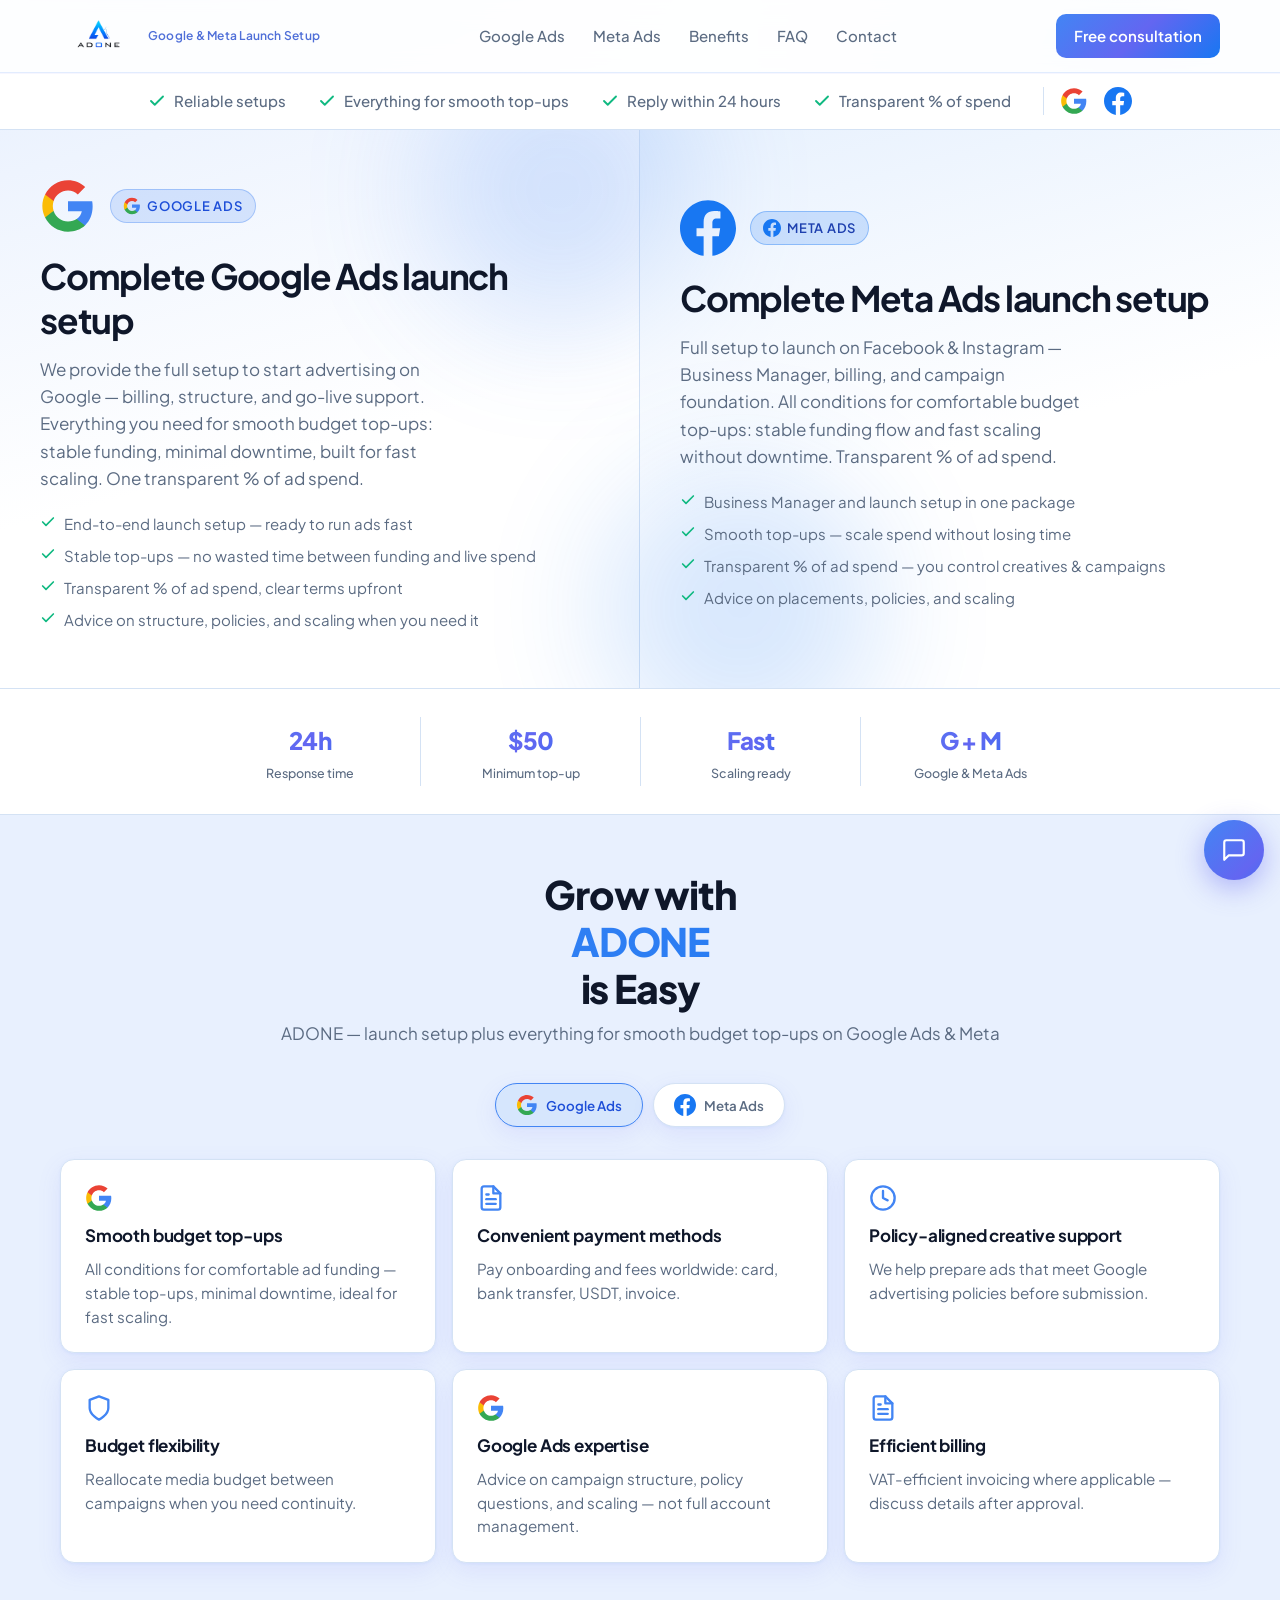
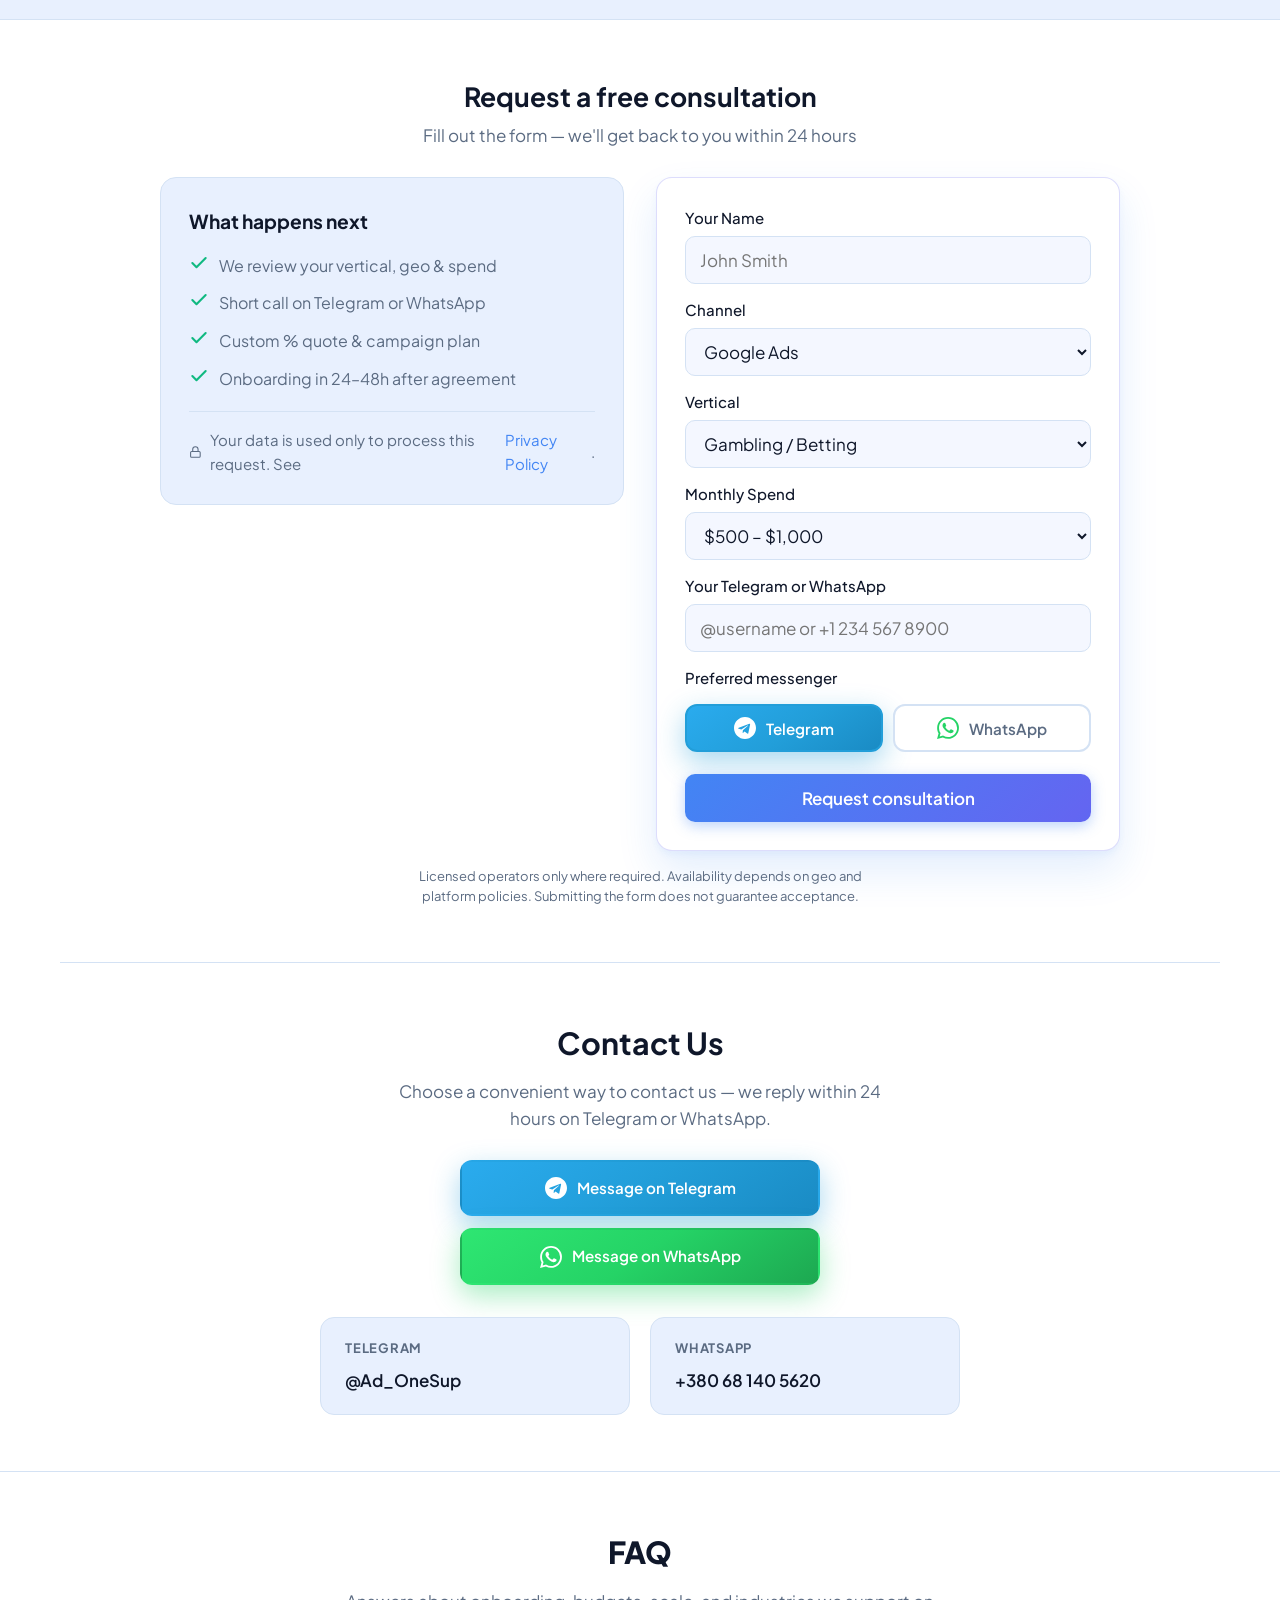
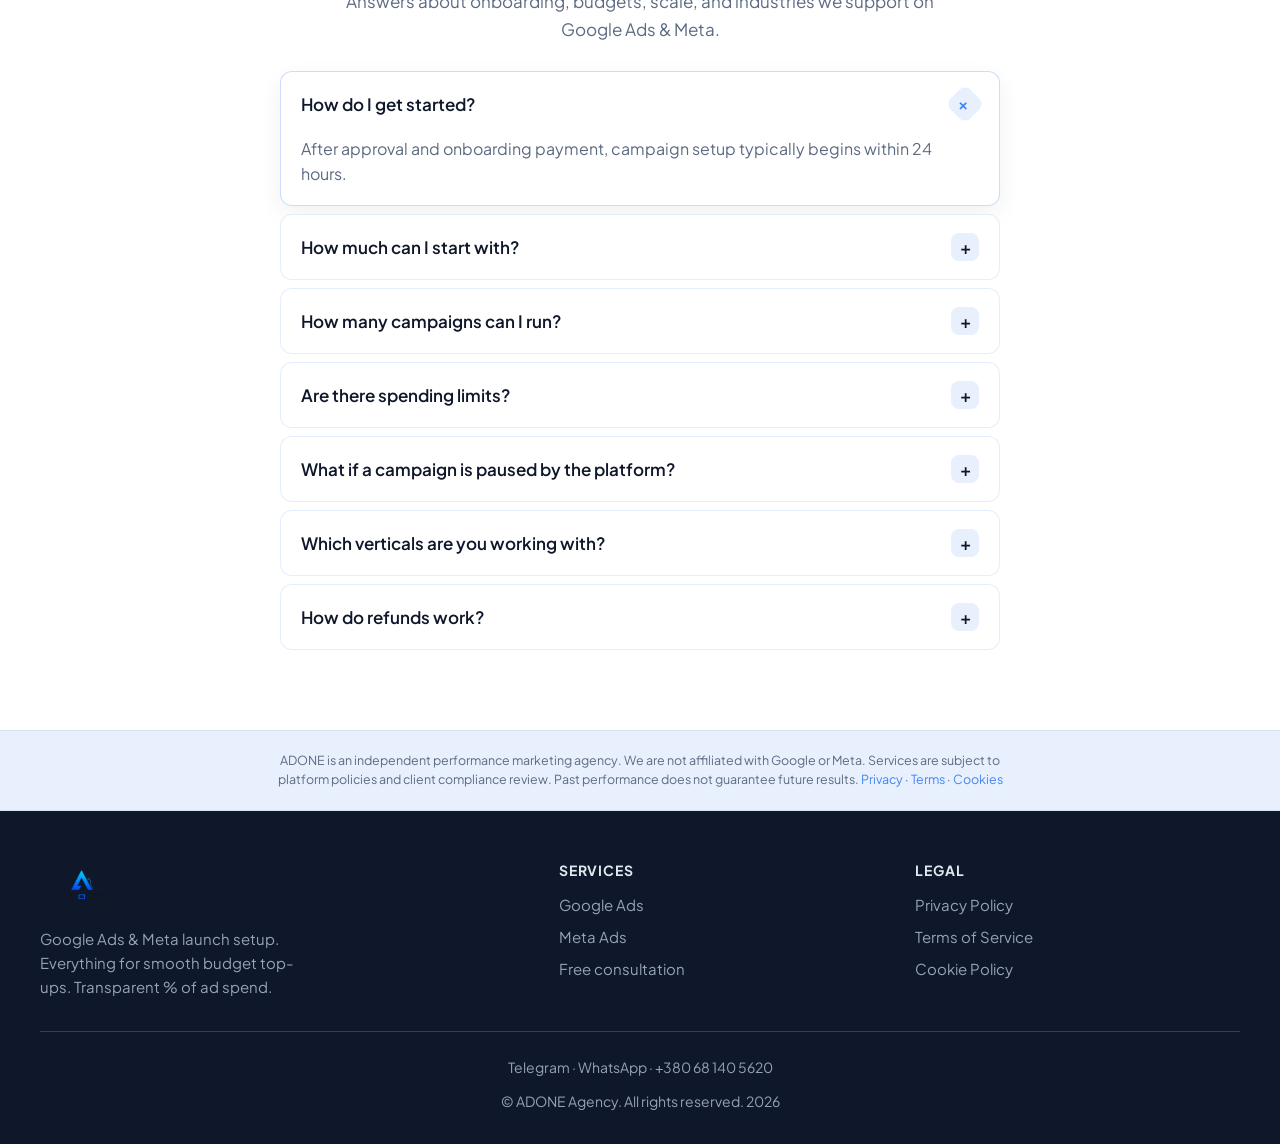
<file: index.html>
<!DOCTYPE html>
<html lang="en">
<head><!-- Google tag (gtag.js) -->
<script async src="https://www.googletagmanager.com/gtag/js?id=AW-18221234694"></script>
<script>
  window.dataLayer = window.dataLayer || [];
  function gtag(){dataLayer.push(arguments);}
  gtag('js', new Date());

  gtag('config', 'AW-18221234694');
</script>
  <meta charset="UTF-8" />
  <meta name="viewport" content="width=device-width, initial-scale=1, viewport-fit=cover" />
  <meta name="theme-color" content="#eef4ff" />
  <title>ADONE | Google & Meta Ads Launch Setup — % of Ad Spend</title>
  <meta name="description" content="ADONE — complete Google Ads and Meta launch setup. Everything for smooth budget top-ups — stable funding, minimal downtime, built for fast scaling. Transparent % of ad spend." />
  <link rel="canonical" href="https://adone.agency/" />
  <meta property="og:title" content="ADONE | Google & Meta Ads Launch Setup" />
  <meta property="og:description" content="Complete launch setup for Google Ads and Meta. Everything for smooth budget top-ups — stable funding, minimal downtime, fast scaling. Transparent % of ad spend." />
  <meta property="og:url" content="https://adone.agency/" />
  <meta property="og:type" content="website" />
  <meta property="og:image" content="https://adone.agency/logo.png" />
  <meta name="twitter:card" content="summary" />
  <meta name="twitter:title" content="ADONE | Google & Meta Ads Launch Setup" />
  <meta name="twitter:description" content="Launch setup + smooth budget top-ups. Stable funding, minimal downtime, fast scaling. Transparent % of ad spend." />
  <meta name="robots" content="index, follow" />
  <link rel="stylesheet" href="messenger-buttons.css" />
  <link rel="icon" href="favicon.png" type="image/png" />
  <link rel="preconnect" href="https://fonts.googleapis.com" />
  <link href="https://fonts.googleapis.com/css2?family=Plus+Jakarta+Sans:ital,wght@0,400;0,500;0,600;0,700;0,800;1,400&display=swap" rel="stylesheet" />
  <link rel="stylesheet" href="adone-premium.css" />
  <style>
    :root {
      --bg: #f4f7ff;
      --bg-alt: #e8f0fe;
      --card: #ffffff;
      --border: #d4e2f4;
      --text: #0f172a;
      --muted: #5b6b82;
      --google: #4285f4;
      --meta: #1877f2;
      --accent: #6366f1;
      --success: #10b981;
      --shadow: 0 1px 3px rgba(66, 133, 244, 0.08), 0 8px 24px rgba(99, 102, 241, 0.1);
      --shadow-lg: 0 4px 6px rgba(66, 133, 244, 0.06), 0 20px 40px rgba(24, 119, 242, 0.12);
    }
    * { box-sizing: border-box; margin: 0; padding: 0; }
    html { scroll-behavior: smooth; }
    body {
      font-family: "Plus Jakarta Sans", system-ui, sans-serif;
      background: var(--bg);
      color: var(--text);
      line-height: 1.6;
    }
    a { color: var(--google); text-decoration: none; }
    a:hover { text-decoration: underline; }
    .wrap { max-width: 1200px; margin: 0 auto; padding: 0 20px; }

    /* Logo */
    .brand {
      display: flex;
      align-items: center;
      gap: 12px;
      text-decoration: none;
      color: inherit;
    }
    .brand:hover { text-decoration: none; }
    .brand-logo {
      height: 52px;
      width: auto;
      display: block;
    }
    .brand-tag {
      display: none;
      font-size: 0.75rem;
      font-weight: 600;
      color: #4f6fd8;
      letter-spacing: 0.02em;
    }
    @media (min-width: 900px) {
      .brand-tag { display: block; }
    }
    .footer-brand .brand-logo {
      height: 56px;
    }

    /* Platform icons */
    .platform-icon { width: 28px; height: 28px; flex-shrink: 0; }
    .platform-icon-lg { width: 44px; height: 44px; }
    .platform-icon-xl { width: 56px; height: 56px; }

    header {
      position: sticky;
      top: 0;
      z-index: 100;
      background: rgba(255, 255, 255, 0.9);
      backdrop-filter: blur(12px);
      border-bottom: 1px solid rgba(66, 133, 244, 0.15);
      box-shadow: 0 1px 0 rgba(99, 102, 241, 0.06);
    }
    .header-inner {
      display: flex;
      align-items: center;
      justify-content: space-between;
      height: 72px;
      max-width: 1200px;
      margin: 0 auto;
      padding: 0 20px;
    }
    nav { display: none; gap: 28px; align-items: center; }
    nav a {
      color: var(--muted);
      font-size: 0.9375rem;
      font-weight: 500;
      text-decoration: none;
    }
    nav a:hover { color: var(--text); text-decoration: none; }
    .header-cta {
      display: none;
      padding: 10px 18px;
      background: var(--text);
      color: #fff;
      border-radius: 10px;
      font-size: 0.9375rem;
      font-weight: 600;
      text-decoration: none;
    }
    .header-cta:hover { background: #1e293b; color: #fff; text-decoration: none; }
    .menu-btn {
      background: var(--bg-alt);
      border: 1px solid var(--border);
      border-radius: 10px;
      color: var(--text);
      font-size: 1.25rem;
      cursor: pointer;
      padding: 8px 12px;
    }
    @media (min-width: 768px) {
      nav { display: flex; }
      .header-cta { display: inline-block; }
      .menu-btn { display: none; }
    }
    .mobile-nav {
      display: none;
      flex-direction: column;
      gap: 12px;
      padding: 16px 20px 24px;
      border-top: 1px solid var(--border);
      background: var(--card);
    }
    .mobile-nav.open { display: flex; }

    /* Trust bar */
    .trust-bar {
      background: var(--card);
      border-bottom: 1px solid var(--border);
      padding: 14px 0;
    }
    .trust-bar-inner {
      max-width: 1200px;
      margin: 0 auto;
      padding: 0 20px;
      display: flex;
      flex-wrap: wrap;
      align-items: center;
      justify-content: center;
      gap: 20px 32px;
    }
    .trust-item {
      display: flex;
      align-items: center;
      gap: 8px;
      font-size: 0.9375rem;
      font-weight: 500;
      color: var(--muted);
    }
    .trust-item svg { width: 18px; height: 18px; color: var(--success); flex-shrink: 0; }
    .partners-row {
      display: flex;
      align-items: center;
      gap: 16px;
      padding-left: 16px;
      border-left: 1px solid var(--border);
    }
    @media (max-width: 640px) {
      .partners-row { border-left: none; padding-left: 0; width: 100%; justify-content: center; }
    }

    /* Hero */
    .hero-split {
      display: grid;
      grid-template-columns: 1fr;
      background: var(--card);
      border-bottom: 1px solid var(--border);
    }
    @media (min-width: 900px) {
      .hero-split { grid-template-columns: 1fr 1fr; min-height: 480px; }
    }
    .hero-pane {
      padding: 40px 24px 48px;
      display: flex;
      flex-direction: column;
      justify-content: center;
      border-bottom: 1px solid var(--border);
    }
    @media (min-width: 900px) {
      .hero-pane { padding: 48px 40px 56px; border-bottom: none; }
      .hero-pane.google { border-right: 1px solid var(--border); }
    }
    .hero-pane.google {
      background: linear-gradient(165deg, rgba(66, 133, 244, 0.1) 0%, var(--card) 55%);
    }
    .hero-pane.meta {
      background: linear-gradient(165deg, rgba(24, 119, 242, 0.1) 0%, var(--card) 55%);
    }
    .hero-head {
      display: flex;
      align-items: center;
      gap: 14px;
      margin-bottom: 20px;
    }
    .badge {
      display: inline-flex;
      align-items: center;
      gap: 6px;
      font-size: 0.8125rem;
      font-weight: 600;
      text-transform: uppercase;
      letter-spacing: 0.06em;
      padding: 6px 12px;
      border-radius: 999px;
      width: fit-content;
    }
    .google .badge {
      background: rgba(66, 133, 244, 0.18);
      color: #1d4ed8;
      border: 1px solid rgba(66, 133, 244, 0.35);
    }
    .meta .badge {
      background: rgba(24, 119, 242, 0.18);
      color: #1e40af;
      border: 1px solid rgba(24, 119, 242, 0.35);
    }
    .hero-pane h1,
    .hero-pane h2.hero-title {
      font-size: clamp(1.65rem, 3.8vw, 2.2rem);
      font-weight: 700;
      line-height: 1.25;
      margin-bottom: 14px;
      color: var(--text);
    }
    .hero-pane p {
      color: var(--muted);
      font-size: 1.0625rem;
      max-width: 420px;
      margin-bottom: 20px;
    }
    .hero-trust-list {
      list-style: none;
      display: flex;
      flex-direction: column;
      gap: 8px;
    }
    .hero-trust-list li {
      display: flex;
      align-items: flex-start;
      gap: 8px;
      font-size: 0.9375rem;
      color: var(--muted);
    }
    .hero-trust-list li svg {
      width: 16px;
      height: 16px;
      color: #10b981;
      flex-shrink: 0;
      margin-top: 2px;
    }

    .tabs-mobile { display: flex; background: var(--card); border-bottom: 1px solid var(--border); }
    @media (min-width: 900px) { .tabs-mobile { display: none; } }
    .tab-btn {
      flex: 1;
      display: flex;
      align-items: center;
      justify-content: center;
      gap: 8px;
      padding: 14px;
      border: none;
      background: var(--card);
      color: var(--muted);
      font-weight: 600;
      font-size: 0.9375rem;
      cursor: pointer;
      font-family: inherit;
    }
    .tab-btn.active-google {
      color: var(--google);
      border-bottom: 2px solid var(--google);
      background: rgba(66, 133, 244, 0.1);
    }
    .tab-btn.active-meta {
      color: var(--meta);
      border-bottom: 2px solid var(--meta);
      background: rgba(24, 119, 242, 0.1);
    }
    @media (max-width: 899px) {
      .hero-pane.meta-pane { display: none; }
      .hero-pane.meta-pane.show { display: flex; }
      .hero-pane.google-pane.hide { display: none; }
    }

    /* Form */
    .form-section {
      padding: 56px 0;
      background: var(--card);
    }
    .form-section h2 { text-align: center; font-size: 1.65rem; margin-bottom: 8px; }
    .form-section .sub {
      text-align: center;
      color: var(--muted);
      margin-bottom: 28px;
      font-size: 1.0625rem;
    }
    .form-layout {
      display: grid;
      gap: 32px;
      max-width: 960px;
      margin: 0 auto;
    }
    @media (min-width: 768px) {
      .form-layout { grid-template-columns: 1fr 1fr; align-items: start; }
    }
    .form-aside {
      background: var(--bg-alt);
      border: 1px solid var(--border);
      border-radius: 16px;
      padding: 28px;
    }
    .form-aside h3 { font-size: 1.2rem; margin-bottom: 16px; }
    .form-aside ul { list-style: none; display: flex; flex-direction: column; gap: 12px; }
    .form-aside li {
      display: flex;
      gap: 10px;
      font-size: 1rem;
      color: var(--muted);
    }
    .form-aside li svg { width: 20px; height: 20px; color: var(--success); flex-shrink: 0; }
    .secure-note {
      margin-top: 20px;
      padding-top: 16px;
      border-top: 1px solid var(--border);
      font-size: 0.9375rem;
      color: var(--muted);
      display: flex;
      align-items: center;
      gap: 8px;
    }
    .form-card {
      background: var(--card);
      border: 1px solid rgba(99, 102, 241, 0.22);
      border-radius: 16px;
      padding: 28px;
      box-shadow: var(--shadow-lg);
    }
    label {
      display: block;
      font-size: 0.9375rem;
      font-weight: 500;
      color: var(--text);
      margin-bottom: 6px;
      margin-top: 14px;
    }
    label:first-of-type { margin-top: 0; }
    input, select {
      width: 100%;
      height: 48px;
      padding: 0 14px;
      background: var(--bg);
      border: 1px solid var(--border);
      border-radius: 10px;
      color: var(--text);
      font-size: 1.0625rem;
      font-family: inherit;
    }
    input:focus, select:focus {
      outline: none;
      border-color: var(--google);
      box-shadow: 0 0 0 3px rgba(66, 133, 244, 0.22);
      background: #fff;
    }
    .btn-primary {
      width: 100%;
      height: 48px;
      margin-top: 22px;
      background: linear-gradient(135deg, var(--google), var(--meta));
      border: none;
      border-radius: 10px;
      color: #fff;
      font-weight: 600;
      font-size: 1.0625rem;
      cursor: pointer;
      font-family: inherit;
      box-shadow: 0 4px 14px rgba(66, 133, 244, 0.35);
    }
    .btn-primary:hover { filter: brightness(1.05); }
    .btn-primary:disabled { opacity: 0.65; cursor: not-allowed; filter: none; }
    .form-note {
      margin-top: 12px;
      font-size: 0.875rem;
      line-height: 1.45;
      color: var(--muted);
    }
    .form-note.is-error { color: #dc2626; }
    .form-note.is-success { color: var(--success); }
    /* messengers → messenger-buttons.css */
    .disclaimer {
      font-size: 0.8125rem;
      color: var(--muted);
      margin-top: 16px;
      text-align: center;
      line-height: 1.5;
      max-width: 480px;
      margin-left: auto;
      margin-right: auto;
    }

    /* Features (benefits) */
    .features {
      padding: 56px 0;
      background: var(--bg-alt);
      border-bottom: 1px solid var(--border);
    }
    .features h2 {
      text-align: center;
      font-size: clamp(1.75rem, 4.2vw, 2.45rem);
      line-height: 1.2;
      margin-bottom: 8px;
    }
    .features h2 span {
      display: block;
      background: linear-gradient(135deg, var(--google), var(--meta));
      -webkit-background-clip: text;
      -webkit-text-fill-color: transparent;
      background-clip: text;
    }
    .features .sub { text-align: center; color: var(--muted); margin-bottom: 36px; font-size: 1.0625rem; }
    .channel-tabs {
      display: flex;
      justify-content: center;
      gap: 10px;
      margin-bottom: 32px;
      flex-wrap: wrap;
    }
    .channel-tabs button {
      display: inline-flex;
      align-items: center;
      gap: 8px;
      padding: 10px 20px;
      border-radius: 999px;
      border: 1px solid var(--border);
      background: var(--card);
      color: var(--muted);
      font-weight: 600;
      cursor: pointer;
      font-family: inherit;
      box-shadow: var(--shadow);
    }
    .channel-tabs button.on-g {
      border-color: var(--google);
      color: #1d4ed8;
      background: rgba(66, 133, 244, 0.1);
      box-shadow: var(--shadow);
    }
    .channel-tabs button.on-m {
      border-color: var(--meta);
      color: #1e40af;
      background: rgba(24, 119, 242, 0.1);
      box-shadow: var(--shadow);
    }
    .cards { display: grid; gap: 16px; }
    @media (min-width: 600px) { .cards { grid-template-columns: repeat(2, 1fr); } }
    @media (min-width: 900px) { .cards { grid-template-columns: repeat(3, 1fr); } }
    .card {
      background: var(--card);
      border: 1px solid var(--border);
      border-radius: 14px;
      padding: 24px;
      box-shadow: var(--shadow);
    }
    .card-icon {
      width: auto;
      height: auto;
      min-height: 0;
      border-radius: 0;
      display: flex;
      align-items: center;
      justify-content: flex-start;
      margin-bottom: 12px;
      padding: 0;
      background: none !important;
      border: none;
    }
    .card-icon svg {
      width: 28px;
      height: 28px;
      color: var(--muted);
      opacity: 0.85;
    }
    .google-card .card-icon svg { color: var(--google); opacity: 1; }
    .meta-card .card-icon svg { color: var(--meta); opacity: 1; }
    .card h3 {
      font-size: 1.0625rem;
      font-weight: 700;
      line-height: 1.35;
      margin-bottom: 10px;
      letter-spacing: -0.01em;
    }
    .card.google-card h3,
    .card.meta-card h3 { color: var(--text); }
    .card p { font-size: 0.95rem; color: var(--muted); line-height: 1.55; }

    /* FAQ */
    .faq {
      padding: 56px 0 72px;
      background: var(--card);
      border-top: 1px solid var(--border);
    }
    .faq h2 {
      text-align: center;
      margin-bottom: 12px;
      font-size: 1.9rem;
      font-weight: 800;
      color: var(--text);
    }
    .faq-intro {
      text-align: center;
      color: var(--muted);
      margin-bottom: 28px;
      max-width: 640px;
      margin-left: auto;
      margin-right: auto;
      font-size: 1.0625rem;
    }
    .faq-item {
      max-width: 720px;
      margin: 0 auto 8px;
      background: rgba(255, 255, 255, 0.85);
      border-radius: 12px;
      border: 1px solid rgba(66, 133, 244, 0.15);
      overflow: hidden;
    }
    .faq-item .faq-q { padding: 18px 20px; }
    .faq-item .faq-a { padding: 0 20px 18px; }
    .faq-q {
      width: 100%;
      text-align: left;
      background: none;
      border: none;
      color: var(--text);
      font-weight: 600;
      font-size: 1.0625rem;
      cursor: pointer;
      font-family: inherit;
      display: flex;
      justify-content: space-between;
      align-items: center;
      gap: 12px;
    }
    .faq-a { color: var(--muted); font-size: 1rem; line-height: 1.6; display: none; }
    .faq-item.open .faq-a { display: block; }

    footer {
      border-top: 1px solid var(--border);
      padding: 48px 20px 32px;
      background: var(--text);
      color: #94a3b8;
      font-size: 0.9375rem;
    }
    .footer-inner { max-width: 1200px; margin: 0 auto; }
    .footer-top {
      display: grid;
      gap: 32px;
      margin-bottom: 32px;
      text-align: left;
    }
    @media (min-width: 768px) {
      .footer-top { grid-template-columns: 1.5fr 1fr 1fr; }
    }
    .footer-brand .brand-name { color: #fff; }
    .footer-brand .brand-tag { color: #94a3b8; }
    .footer-brand p { margin-top: 12px; line-height: 1.6; max-width: 280px; }
    .footer-col h4 {
      color: #e2e8f0;
      font-size: 0.875rem;
      text-transform: uppercase;
      letter-spacing: 0.06em;
      margin-bottom: 12px;
    }
    .footer-col a {
      display: block;
      color: #94a3b8;
      margin-bottom: 8px;
      text-decoration: none;
    }
    .footer-col a:hover { color: #fff; text-decoration: none; }
    .footer-bottom {
      padding-top: 24px;
      border-top: 1px solid #334155;
      text-align: center;
      font-size: 0.875rem;
    }
    footer a { color: #94a3b8; }
    footer a:hover { color: #fff; }

    /* Contact block (Artesa-style) */
    .contact-connect {
      margin-top: 56px;
      padding-top: 56px;
      border-top: 1px solid var(--border);
      text-align: center;
    }
    .contact-connect h2 {
      font-size: 1.9rem;
      margin-bottom: 10px;
    }
    .contact-connect .sub {
      color: var(--muted);
      font-size: 1.0625rem;
      margin-bottom: 28px;
      max-width: 520px;
      margin-left: auto;
      margin-right: auto;
    }
    .contact-channel-label {
      font-size: 0.8rem;
      font-weight: 600;
      color: var(--muted);
      text-transform: uppercase;
      letter-spacing: 0.06em;
      margin-bottom: 14px;
    }
    /* contact messenger CTAs → messenger-buttons.css */
    .contact-info {
      display: grid;
      gap: 20px;
      max-width: 640px;
      margin: 0 auto;
    }
    @media (min-width: 600px) {
      .contact-info { grid-template-columns: 1fr 1fr; }
    }
    .contact-info-card {
      background: var(--bg-alt);
      border: 1px solid var(--border);
      border-radius: 14px;
      padding: 20px 24px;
      text-align: left;
    }
    .contact-info-card strong {
      display: block;
      font-size: 0.8125rem;
      text-transform: uppercase;
      letter-spacing: 0.06em;
      color: var(--muted);
      margin-bottom: 8px;
    }
    .contact-info-card a,
    .contact-info-card span {
      font-size: 1.0625rem;
      font-weight: 600;
      color: var(--text);
      text-decoration: none;
    }
    .contact-info-card a:hover { color: var(--google); }
    .form-section h2.apply-title { margin-bottom: 4px; }
    .form-section .apply-sub { margin-bottom: 28px; }
  </style>
  <script type="application/ld+json">
  {
    "@context": "https://schema.org",
    "@type": "Organization",
    "name": "ADONE",
    "url": "https://adone.agency/",
    "logo": "https://adone.agency/logo.png",
    "description": "Complete Google Ads and Meta launch setup. Everything for smooth budget top-ups — stable funding and fast scaling. Transparent % of ad spend.",
    "contactPoint": {
      "@type": "ContactPoint",
      "contactType": "sales",
      "url": "https://t.me/Ad_OneSup",
      "availableLanguage": ["en"]
    }
  }
  </script>
</head>
<body class="site">
  <!-- SVG defs: logo + platform icons -->
  <svg xmlns="http://www.w3.org/2000/svg" style="display:none" aria-hidden="true">
    <symbol id="icon-chat" viewBox="0 0 24 24" fill="none" stroke="currentColor" stroke-width="2" stroke-linecap="round" stroke-linejoin="round">
      <path d="M21 15a2 2 0 0 1-2 2H7l-4 4V5a2 2 0 0 1 2-2h14a2 2 0 0 1 2 2z"/>
    </symbol>
    <symbol id="icon-google" viewBox="0 0 24 24">
      <path fill="#4285F4" d="M22.56 12.25c0-.78-.07-1.53-.2-2.25H12v4.26h5.92c-.26 1.37-1.04 2.53-2.21 3.31v2.77h3.57c2.08-1.92 3.28-4.74 3.28-8.09z"/>
      <path fill="#34A853" d="M12 23c2.97 0 5.46-.98 7.28-2.66l-3.57-2.77c-.98.66-2.23 1.06-3.71 1.06-2.86 0-5.29-1.93-6.16-4.53H2.18v2.84C3.99 20.53 7.7 23 12 23z"/>
      <path fill="#FBBC05" d="M5.84 14.09c-.22-.66-.35-1.36-.35-2.09s.13-1.43.35-2.09V7.07H2.18C1.43 8.55 1 10.22 1 12s.43 3.45 1.18 4.93l2.85-2.22.81-.62z"/>
      <path fill="#EA4335" d="M12 5.38c1.62 0 3.06.56 4.21 1.64l3.15-3.15C17.45 2.09 14.97 1 12 1 7.7 1 3.99 3.47 2.18 7.07l3.66 2.84c.87-2.6 3.3-4.53 6.16-4.53z"/>
    </symbol>
    <symbol id="icon-facebook" viewBox="0 0 24 24">
      <path fill="#1877F2" d="M24 12.073c0-6.627-5.373-12-12-12s-12 5.373-12 12c0 5.99 4.388 10.954 10.125 11.854v-8.385H7.078v-3.47h3.047V9.43c0-3.007 1.792-4.669 4.533-4.669 1.312 0 2.686.235 2.686.235v2.953H15.83c-1.491 0-1.956.925-1.956 1.874v2.25h3.328l-.532 3.47h-2.796v8.385C19.612 23.027 24 18.062 24 12.073z"/>
    </symbol>
    <symbol id="icon-check" viewBox="0 0 24 24" fill="none" stroke="currentColor" stroke-width="2.5" stroke-linecap="round" stroke-linejoin="round">
      <path d="M20 6L9 17l-5-5"/>
    </symbol>
    <symbol id="icon-shield" viewBox="0 0 24 24" fill="none" stroke="currentColor" stroke-width="2" stroke-linecap="round" stroke-linejoin="round">
      <path d="M12 22s8-4 8-10V5l-8-3-8 3v7c0 6 8 10 8 10z"/>
    </symbol>
    <symbol id="icon-clock" viewBox="0 0 24 24" fill="none" stroke="currentColor" stroke-width="2" stroke-linecap="round" stroke-linejoin="round">
      <circle cx="12" cy="12" r="10"/><path d="M12 6v6l4 2"/>
    </symbol>
    <symbol id="icon-doc" viewBox="0 0 24 24" fill="none" stroke="currentColor" stroke-width="2" stroke-linecap="round" stroke-linejoin="round">
      <path d="M14 2H6a2 2 0 0 0-2 2v16a2 2 0 0 0 2 2h12a2 2 0 0 0 2-2V8z"/><path d="M14 2v6h6"/><path d="M16 13H8"/><path d="M16 17H8"/><path d="M10 9H8"/>
    </symbol>
    <symbol id="icon-lock" viewBox="0 0 24 24" fill="none" stroke="currentColor" stroke-width="2" stroke-linecap="round" stroke-linejoin="round">
      <rect x="3" y="11" width="18" height="11" rx="2"/><path d="M7 11V7a5 5 0 0 1 10 0v4"/>
    </symbol>
    <symbol id="icon-telegram" viewBox="0 0 24 24">
      <path fill="currentColor" d="M12 0C5.373 0 0 5.373 0 12s5.373 12 12 12 12-5.373 12-12S18.627 0 12 0zm5.562 8.302l-1.97 9.292c-.145.658-.537.818-1.084.508l-3-2.21-1.447 1.394c-.16.16-.295.295-.605.295l.213-3.053 5.56-5.023c.242-.213-.054-.333-.373-.12l-6.871 4.326-2.962-.924c-.643-.204-.657-.643.136-.953l11.572-4.458c.537-.194 1.006.131.83.941z"/>
    </symbol>
    <symbol id="icon-whatsapp" viewBox="0 0 24 24">
      <path fill="currentColor" d="M17.472 14.382c-.297-.149-1.758-.867-2.03-.967-.273-.099-.471-.148-.67.15-.197.297-.767.966-.94 1.164-.173.199-.347.223-.644.075-.297-.15-1.255-.463-2.39-1.475-.883-.788-1.48-1.761-1.653-2.059-.173-.297-.018-.458.13-.606.134-.133.298-.347.446-.52.149-.174.198-.298.298-.497.099-.198.05-.371-.025-.52-.075-.149-.669-1.612-.916-2.207-.242-.579-.487-.5-.669-.51-.173-.008-.371-.01-.57-.01-.198 0-.52.074-.792.372-.272.297-1.04 1.016-1.04 2.479 0 1.462 1.065 2.875 1.213 3.074.149.198 2.096 3.2 5.077 4.487.709.306 1.262.489 1.694.625.712.227 1.36.195 1.871.118.571-.085 1.758-.719 2.006-1.413.248-.694.248-1.289.173-1.413-.074-.124-.272-.198-.57-.347m-5.421 7.403h-.004a9.87 9.87 0 01-5.031-1.378l-.361-.214-3.741.982.998-3.648-.235-.374a9.86 9.86 0 01-1.51-5.26c.001-5.45 4.436-9.884 9.888-9.884 2.64 0 5.122 1.03 6.988 2.898a9.825 9.825 0 012.893 6.994c-.003 5.45-4.435 9.884-9.881 9.884m8.413-18.297A11.815 11.815 0 0012.05 0C5.495 0 .16 5.335.157 11.892c0 2.096.547 4.142 1.588 5.945L.057 24l6.305-1.654a11.882 11.882 0 005.683 1.448h.005c6.554 0 11.89-5.335 11.893-11.893a11.821 11.821 0 00-3.48-8.413z"/>
    </symbol>
    <symbol id="icon-phone" viewBox="0 0 24 24" fill="none" stroke="currentColor" stroke-width="2" stroke-linecap="round" stroke-linejoin="round">
      <path d="M22 16.92v3a2 2 0 0 1-2.18 2 19.79 19.79 0 0 1-8.63-3.07 19.5 19.5 0 0 1-6-6 19.79 19.79 0 0 1-3.07-8.67A2 2 0 0 1 4.11 2h3a2 2 0 0 1 2 1.72 12.84 12.84 0 0 0 .7 2.81 2 2 0 0 1-.45 2.11L8.09 9.91a16 16 0 0 0 6 6l1.27-1.27a2 2 0 0 1 2.11-.45 12.84 12.84 0 0 0 2.81.7A2 2 0 0 1 22 16.92z"/>
    </symbol>
    <symbol id="icon-map" viewBox="0 0 24 24" fill="none" stroke="currentColor" stroke-width="2" stroke-linecap="round" stroke-linejoin="round">
      <path d="M21 10c0 7-9 13-9 13s-9-6-9-13a9 9 0 0 1 18 0z"/><circle cx="12" cy="10" r="3"/>
    </symbol>
  </svg>

  <header>
    <div class="header-inner">
      <a href="#top" class="brand" aria-label="ADONE home">
        <img src="logo.png" alt="ADONE" class="brand-logo" width="76" height="52" />
        <span class="brand-tag">Google & Meta Launch Setup</span>
      </a>
      <nav>
        <a href="#google">Google Ads</a>
        <a href="#meta">Meta Ads</a>
        <a href="#features">Benefits</a>
        <a href="#faq">FAQ</a>
        <a href="#contact">Contact</a>
      </nav>
      <a href="#contact" class="header-cta">Free consultation</a>
      <button class="menu-btn" type="button" aria-label="Menu" onclick="document.getElementById('mobNav').classList.toggle('open')">☰</button>
    </div>
    <div class="mobile-nav" id="mobNav">
      <a href="#google" onclick="document.getElementById('mobNav').classList.remove('open')">Google Ads</a>
      <a href="#meta" onclick="document.getElementById('mobNav').classList.remove('open')">Meta Ads</a>
      <a href="#features" onclick="document.getElementById('mobNav').classList.remove('open')">Benefits</a>
      <a href="#faq" onclick="document.getElementById('mobNav').classList.remove('open')">FAQ</a>
      <a href="#contact" onclick="document.getElementById('mobNav').classList.remove('open')">Contact</a>
    </div>
  </header>

  <div class="trust-bar">
    <div class="trust-bar-inner">
      <div class="trust-item">
        <svg><use href="#icon-check"/></svg>
        Reliable setups
      </div>
      <div class="trust-item">
        <svg><use href="#icon-check"/></svg>
        Everything for smooth top-ups
      </div>
      <div class="trust-item">
        <svg><use href="#icon-check"/></svg>
        Reply within 24 hours
      </div>
      <div class="trust-item">
        <svg><use href="#icon-check"/></svg>
        Transparent % of spend
      </div>
      <div class="partners-row" aria-label="Platforms we work with">
        <svg class="platform-icon" aria-label="Google"><use href="#icon-google"/></svg>
        <svg class="platform-icon" aria-label="Meta / Facebook"><use href="#icon-facebook"/></svg>
      </div>
    </div>
  </div>

  <div class="tabs-mobile" id="heroTabs">
    <button type="button" class="tab-btn active-google" data-tab="google">
      <svg class="platform-icon" style="width:20px;height:20px"><use href="#icon-google"/></svg>
      Google Ads
    </button>
    <button type="button" class="tab-btn" data-tab="meta">
      <svg class="platform-icon" style="width:20px;height:20px"><use href="#icon-facebook"/></svg>
      Meta Ads
    </button>
  </div>

  <section class="hero-split reveal" id="top">
    <div class="hero-pane google google-pane" id="google">
      <div class="hero-head">
        <svg class="platform-icon-xl" aria-hidden="true"><use href="#icon-google"/></svg>
        <span class="badge">
          <svg class="platform-icon" style="width:18px;height:18px"><use href="#icon-google"/></svg>
          Google Ads
        </span>
      </div>
      <h1>Complete Google Ads launch setup</h1>
      <p>We provide the full setup to start advertising on Google — billing, structure, and go-live support. Everything you need for smooth budget top-ups: stable funding, minimal downtime, built for fast scaling. One transparent % of ad spend.</p>
      <ul class="hero-trust-list">
        <li><svg><use href="#icon-check"/></svg> End-to-end launch setup — ready to run ads fast</li>
        <li><svg><use href="#icon-check"/></svg> Stable top-ups — no wasted time between funding and live spend</li>
        <li><svg><use href="#icon-check"/></svg> Transparent % of ad spend, clear terms upfront</li>
        <li><svg><use href="#icon-check"/></svg> Advice on structure, policies, and scaling when you need it</li>
      </ul>
    </div>
    <div class="hero-pane meta meta-pane" id="meta">
      <div class="hero-head">
        <svg class="platform-icon-xl" aria-hidden="true"><use href="#icon-facebook"/></svg>
        <span class="badge">
          <svg class="platform-icon" style="width:18px;height:18px"><use href="#icon-facebook"/></svg>
          Meta Ads
        </span>
      </div>
      <h2 class="hero-title">Complete Meta Ads launch setup</h2>
      <p>Full setup to launch on Facebook & Instagram — Business Manager, billing, and campaign foundation. All conditions for comfortable budget top-ups: stable funding flow and fast scaling without downtime. Transparent % of ad spend.</p>
      <ul class="hero-trust-list">
        <li><svg><use href="#icon-check"/></svg> Business Manager and launch setup in one package</li>
        <li><svg><use href="#icon-check"/></svg> Smooth top-ups — scale spend without losing time</li>
        <li><svg><use href="#icon-check"/></svg> Transparent % of ad spend — you control creatives & campaigns</li>
        <li><svg><use href="#icon-check"/></svg> Advice on placements, policies, and scaling</li>
      </ul>
    </div>
  </section>

  <section class="stats-strip reveal" aria-label="Key metrics">
    <div class="wrap stats-inner">
      <div class="stat-item"><strong class="stat-highlight">24h</strong><span>Response time</span></div>
      <div class="stat-item"><strong class="stat-highlight">$50</strong><span>Minimum top-up</span></div>
      <div class="stat-item"><strong class="stat-highlight">Fast</strong><span>Scaling ready</span></div>
      <div class="stat-item"><strong class="stat-highlight">G + M</strong><span>Google & Meta Ads</span></div>
    </div>
  </section>

  <section class="features reveal" id="features">
    <div class="wrap">
      <h2>Grow with <span>ADONE</span> is Easy</h2>
      <p class="sub">ADONE — launch setup plus everything for smooth budget top-ups on Google Ads & Meta</p>
      <div class="channel-tabs">
        <button type="button" class="on-g" id="showG">
          <svg class="platform-icon" style="width:22px;height:22px"><use href="#icon-google"/></svg>
          Google Ads
        </button>
        <button type="button" id="showM">
          <svg class="platform-icon" style="width:22px;height:22px"><use href="#icon-facebook"/></svg>
          Meta Ads
        </button>
      </div>
      <div class="cards" id="cardsG">
        <div class="card google-card">
          <div class="card-icon"><svg class="platform-icon"><use href="#icon-google"/></svg></div>
          <h3>Smooth budget top-ups</h3>
          <p>All conditions for comfortable ad funding — stable top-ups, minimal downtime, ideal for fast scaling.</p>
        </div>
        <div class="card google-card">
          <div class="card-icon"><svg width="22" height="22"><use href="#icon-doc"/></svg></div>
          <h3>Convenient payment methods</h3>
          <p>Pay onboarding and fees worldwide: card, bank transfer, USDT, invoice.</p>
        </div>
        <div class="card google-card">
          <div class="card-icon"><svg width="22" height="22"><use href="#icon-clock"/></svg></div>
          <h3>Policy-aligned creative support</h3>
          <p>We help prepare ads that meet Google advertising policies before submission.</p>
        </div>
        <div class="card google-card">
          <div class="card-icon"><svg width="22" height="22"><use href="#icon-shield"/></svg></div>
          <h3>Budget flexibility</h3>
          <p>Reallocate media budget between campaigns when you need continuity.</p>
        </div>
        <div class="card google-card">
          <div class="card-icon"><svg class="platform-icon"><use href="#icon-google"/></svg></div>
          <h3>Google Ads expertise</h3>
          <p>Advice on campaign structure, policy questions, and scaling — not full account management.</p>
        </div>
        <div class="card google-card">
          <div class="card-icon"><svg width="22" height="22"><use href="#icon-doc"/></svg></div>
          <h3>Efficient billing</h3>
          <p>VAT-efficient invoicing where applicable — discuss details after approval.</p>
        </div>
      </div>
      <div class="cards" id="cardsM" style="display:none">
        <div class="card meta-card">
          <div class="card-icon"><svg class="platform-icon"><use href="#icon-facebook"/></svg></div>
          <h3>Smooth budget top-ups</h3>
          <p>All conditions for comfortable ad funding — stable top-ups, minimal downtime, ideal for fast scaling.</p>
        </div>
        <div class="card meta-card">
          <div class="card-icon"><svg width="22" height="22"><use href="#icon-doc"/></svg></div>
          <h3>Convenient payment methods</h3>
          <p>Pay onboarding and fees worldwide: card, bank transfer, USDT, invoice.</p>
        </div>
        <div class="card meta-card">
          <div class="card-icon"><svg width="22" height="22"><use href="#icon-clock"/></svg></div>
          <h3>Policy-aligned creative support</h3>
          <p>We help prepare creatives that meet Meta advertising policies before submission.</p>
        </div>
        <div class="card meta-card">
          <div class="card-icon"><svg width="22" height="22"><use href="#icon-shield"/></svg></div>
          <h3>Budget flexibility</h3>
          <p>Move budget between campaigns in Business Manager when plans change.</p>
        </div>
        <div class="card meta-card">
          <div class="card-icon"><svg class="platform-icon"><use href="#icon-facebook"/></svg></div>
          <h3>Meta Ads expertise</h3>
          <p>Advice on structure, policy questions, and scaling — you run campaigns day to day.</p>
        </div>
        <div class="card meta-card">
          <div class="card-icon"><svg width="22" height="22"><use href="#icon-doc"/></svg></div>
          <h3>Efficient billing</h3>
          <p>VAT-efficient invoicing where applicable — details shared after approval.</p>
        </div>
      </div>
    </div>
  </section>

  <section class="form-section reveal" id="contact">
    <div class="wrap">
      <h2 class="apply-title">Request a free consultation</h2>
      <p class="sub apply-sub">Fill out the form — we'll get back to you within 24 hours</p>
      <div class="form-layout">
        <aside class="form-aside">
          <h3>What happens next</h3>
          <ul>
            <li><svg><use href="#icon-check"/></svg> We review your vertical, geo & spend</li>
            <li><svg><use href="#icon-check"/></svg> Short call on Telegram or WhatsApp</li>
            <li><svg><use href="#icon-check"/></svg> Custom % quote & campaign plan</li>
            <li><svg><use href="#icon-check"/></svg> Onboarding in 24–48h after agreement</li>
          </ul>
          <p class="secure-note">
            <svg width="16" height="16"><use href="#icon-lock"/></svg>
            Your data is used only to process this request. See <a href="privacy.html">Privacy Policy</a>.
          </p>
        </aside>
        <form class="form-card" id="launchForm" novalidate>
          <label for="leadName">Your Name</label>
          <input type="text" id="leadName" name="name" placeholder="John Smith" autocomplete="name" required />
          <label for="leadChannel">Channel</label>
          <select id="leadChannel" name="channel" required>
            <option>Google Ads</option>
            <option>Meta Ads</option>
            <option>Both</option>
          </select>
          <label for="leadVertical">Vertical</label>
          <select id="leadVertical" name="vertical" required>
            <option>Gambling / Betting</option>
            <option>Nutra</option>
            <option>Crypto / FX</option>
            <option>E-com / Healthcare / General</option>
            <option>Other</option>
          </select>
          <label for="leadSpend">Monthly Spend</label>
          <select id="leadSpend" name="spend" required>
            <option>$500 – $1,000</option>
            <option>$1,000 – $5,000</option>
            <option>$5,000 – $10,000</option>
            <option>$10,000 – $25,000</option>
            <option>$25,000 – $50,000</option>
            <option>$50,000+</option>
          </select>
          <label for="leadContact">Your Telegram or WhatsApp</label>
          <input type="text" id="leadContact" name="contact" placeholder="@username or +1 234 567 8900" autocomplete="tel" required />
          <input type="text" name="website" id="leadWebsite" tabindex="-1" autocomplete="off" aria-hidden="true" style="position:absolute;left:-9999px;height:0;opacity:0" />
          <label>Preferred messenger</label>
          <div class="messengers" role="group" aria-label="Preferred messenger">
            <button type="button" class="msg-btn msg-tg is-active" data-messenger="telegram" aria-pressed="true">
              <svg aria-hidden="true"><use href="#icon-telegram"/></svg>
              Telegram
            </button>
            <button type="button" class="msg-btn msg-wa" data-messenger="whatsapp" aria-pressed="false">
              <svg aria-hidden="true"><use href="#icon-whatsapp"/></svg>
              WhatsApp
            </button>
          </div>
          <button type="submit" class="btn-primary" id="leadSubmit">Request consultation</button>
          <p class="form-note" id="formNote" hidden></p>
        </form>
      </div>
      <p class="disclaimer">Licensed operators only where required. Availability depends on geo and platform policies. Submitting the form does not guarantee acceptance.</p>

      <div class="contact-connect" id="contact-direct">
        <h2>Contact Us</h2>
        <p class="sub">Choose a convenient way to contact us — we reply within 24 hours on Telegram or WhatsApp.</p>
        <div class="contact-messenger-btns">
          <a href="https://t.me/Ad_OneSup" class="msg-cta msg-cta-tg" target="_blank" rel="noopener noreferrer">
            <svg aria-hidden="true"><use href="#icon-telegram"/></svg>
            Message on Telegram
          </a>
          <a href="https://wa.me/380681405620" class="msg-cta msg-cta-wa" target="_blank" rel="noopener noreferrer">
            <svg aria-hidden="true"><use href="#icon-whatsapp"/></svg>
            Message on WhatsApp
          </a>
        </div>
        <div class="contact-info">
          <div class="contact-info-card">
            <strong>Telegram</strong>
            <a href="https://t.me/Ad_OneSup" target="_blank" rel="noopener noreferrer">@Ad_OneSup</a>
          </div>
          <div class="contact-info-card">
            <strong>WhatsApp</strong>
            <a href="https://wa.me/380681405620" target="_blank" rel="noopener noreferrer">+380 68 140 5620</a>
          </div>
        </div>
      </div>
    </div>
  </section>

  <section class="faq reveal" id="faq">
    <div class="wrap">
      <h2>FAQ</h2>
      <p class="faq-intro">Answers about onboarding, budgets, scale, and industries we support on Google Ads & Meta.</p>
      <div class="faq-item open">
        <button type="button" class="faq-q">How do I get started? <span aria-hidden="true"></span></button>
        <div class="faq-a">After approval and onboarding payment, campaign setup typically begins within 24 hours.</div>
      </div>
      <div class="faq-item">
        <button type="button" class="faq-q">How much can I start with? <span aria-hidden="true"></span></button>
        <div class="faq-a">Minimum top-up is $50 — final terms depend on channel, geo, and vertical.</div>
      </div>
      <div class="faq-item">
        <button type="button" class="faq-q">How many campaigns can I run? <span aria-hidden="true"></span></button>
        <div class="faq-a">Approved clients can run multiple campaigns in line with their agreement and platform policies.</div>
      </div>
      <div class="faq-item">
        <button type="button" class="faq-q">Are there spending limits? <span aria-hidden="true"></span></button>
        <div class="faq-a">Budget limits follow your agreed media plan and Google Ads account requirements. We help you plan spend accordingly.</div>
      </div>
      <div class="faq-item">
        <button type="button" class="faq-q">What if a campaign is paused by the platform? <span aria-hidden="true"></span></button>
        <div class="faq-a">We review the issue with you and suggest next steps in line with Google or Meta policies and your agreement.</div>
      </div>
      <div class="faq-item">
        <button type="button" class="faq-q">Which verticals are you working with? <span aria-hidden="true"></span></button>
        <div class="faq-a">E-commerce, apps, lead generation, and other eligible categories — availability depends on geo, licensing, and platform policy review.</div>
      </div>
      <div class="faq-item">
        <button type="button" class="faq-q">How do refunds work? <span aria-hidden="true"></span></button>
        <div class="faq-a">Unused balance refunds are processed quickly after your request — timing depends on payment method and agreement. Details are confirmed during onboarding.</div>
      </div>
    </div>
  </section>

  <section class="ads-compliance" aria-label="Disclaimer">
    <div class="wrap">
      <p>
        ADONE is an independent performance marketing agency. We are not affiliated with Google or Meta.
        Services are subject to platform policies and client compliance review. Past performance does not guarantee future results.
        <a href="privacy.html">Privacy</a> · <a href="terms.html">Terms</a> · <a href="cookie-policy.html">Cookies</a>
      </p>
    </div>
  </section>

  <footer>
    <div class="footer-inner">
      <div class="footer-top">
        <div class="footer-brand">
          <a href="#top" class="brand" aria-label="ADONE home">
            <img src="logo-footer.png" alt="ADONE" class="brand-logo" width="82" height="56" />
          </a>
          <p>Google Ads & Meta launch setup. Everything for smooth budget top-ups. Transparent % of ad spend.</p>
        </div>
        <div class="footer-col">
          <h4>Services</h4>
          <a href="#google">Google Ads</a>
          <a href="#meta">Meta Ads</a>
          <a href="#contact">Free consultation</a>
        </div>
        <div class="footer-col">
          <h4>Legal</h4>
          <a href="privacy.html">Privacy Policy</a>
          <a href="terms.html">Terms of Service</a>
          <a href="cookie-policy.html">Cookie Policy</a>
        </div>
      </div>
      <div class="footer-bottom">
        <p>
          <a href="https://t.me/Ad_OneSup" target="_blank" rel="noopener noreferrer">Telegram</a>
          ·
          <a href="https://wa.me/380681405620" target="_blank" rel="noopener noreferrer">WhatsApp</a>
          ·
          <a href="tel:+380681405620">+380 68 140 5620</a>
        </p>
        <p style="margin-top:12px">© ADONE Agency. All rights reserved. 2026</p>
      </div>
    </div>
  </footer>

  <div class="fab-contact" id="fabContact">
    <div class="fab-menu" id="fabMenu" role="menu" aria-hidden="true">
      <a href="https://t.me/Ad_OneSup" class="fab-action fab-tg" role="menuitem" target="_blank" rel="noopener noreferrer">
        <svg width="22" height="22" aria-hidden="true"><use href="#icon-telegram"/></svg>
        <span>Telegram</span>
      </a>
      <a href="https://wa.me/380681405620" class="fab-action fab-wa" role="menuitem" target="_blank" rel="noopener noreferrer">
        <svg width="22" height="22" aria-hidden="true"><use href="#icon-whatsapp"/></svg>
        <span>WhatsApp</span>
      </a>
      <a href="#contact" class="fab-action fab-form" role="menuitem">
        <svg width="22" height="22" aria-hidden="true"><use href="#icon-doc"/></svg>
        <span>Consultation form</span>
      </a>
    </div>
    <button type="button" class="fab-toggle" id="fabToggle" aria-label="Contact us" aria-expanded="false" aria-controls="fabMenu">
      <svg class="fab-icon fab-icon-chat" width="26" height="26" aria-hidden="true"><use href="#icon-chat"/></svg>
      <svg class="fab-icon fab-icon-close" width="26" height="26" viewBox="0 0 24 24" aria-hidden="true">
        <path d="M18 6L6 18M6 6l12 12" stroke="currentColor" stroke-width="2.5" stroke-linecap="round"/>
      </svg>
    </button>
    <span class="fab-pulse" aria-hidden="true"></span>
  </div>

  <script>
    (function () {
      const header = document.querySelector('header');
      function onScroll() {
        header.classList.toggle('is-scrolled', window.scrollY > 12);
      }
      window.addEventListener('scroll', onScroll, { passive: true });
      onScroll();

      const fab = document.getElementById('fabContact');
      const fabToggle = document.getElementById('fabToggle');
      const fabMenu = document.getElementById('fabMenu');
      function setFabOpen(open) {
        fab.classList.toggle('is-open', open);
        fabToggle.setAttribute('aria-expanded', open ? 'true' : 'false');
        fabMenu.setAttribute('aria-hidden', open ? 'false' : 'true');
      }
      fabToggle.addEventListener('click', () => setFabOpen(!fab.classList.contains('is-open')));
      document.addEventListener('click', (e) => {
        if (fab.classList.contains('is-open') && !fab.contains(e.target)) setFabOpen(false);
      });
      document.addEventListener('keydown', (e) => {
        if (e.key === 'Escape') setFabOpen(false);
      });

      if (!window.matchMedia('(prefers-reduced-motion: reduce)').matches) {
        const revealEls = document.querySelectorAll('.reveal');
        const io = new IntersectionObserver(
          (entries) => {
            entries.forEach((e) => {
              if (e.isIntersecting) {
                e.target.classList.add('is-visible');
                io.unobserve(e.target);
              }
            });
          },
          { threshold: 0.12, rootMargin: '0px 0px -40px 0px' }
        );
        revealEls.forEach((el) => io.observe(el));
        document.getElementById('top')?.classList.add('is-visible');
      } else {
        document.querySelectorAll('.reveal').forEach((el) => el.classList.add('is-visible'));
      }
    })();

    document.querySelectorAll('#heroTabs .tab-btn').forEach(btn => {
      btn.addEventListener('click', () => {
        const meta = btn.dataset.tab === 'meta';
        document.querySelector('.google-pane').classList.toggle('hide', meta);
        document.querySelector('.meta-pane').classList.toggle('show', meta);
        document.querySelectorAll('#heroTabs .tab-btn').forEach(b => {
          b.className = 'tab-btn' + (b.dataset.tab === 'google' && !meta ? ' active-google' : '') + (b.dataset.tab === 'meta' && meta ? ' active-meta' : '');
        });
      });
    });
    // Google Apps Script web app URL (see scripts/LEADS-SETUP.md)
    const LEADS_WEBHOOK_URL = 'https://script.google.com/macros/s/AKfycbxmf9NJOKgptrdl3F1TfVbq1O6JR7KAkS5Ayd8IZQKqqXqT8YgaHXk2Ahfc3FlRNH0/exec';
        const GOOGLE_ADS_CONVERSION_SEND_TO = 'AW-18221234694/x-VtCOX6vrocEIb0x_BD';

    let preferredMessenger = 'telegram';

    document.querySelectorAll('.messengers .msg-btn').forEach(btn => {
      btn.addEventListener('click', () => {
        preferredMessenger = btn.dataset.messenger || 'telegram';
        document.querySelectorAll('.messengers .msg-btn').forEach(b => {
          b.classList.remove('is-active');
          b.setAttribute('aria-pressed', 'false');
        });
        btn.classList.add('is-active');
        btn.setAttribute('aria-pressed', 'true');
      });
    });

    const launchForm = document.getElementById('launchForm');
    const formNote = document.getElementById('formNote');
    const leadSubmit = document.getElementById('leadSubmit');

    function showFormNote(text, type) {
      formNote.hidden = false;
      formNote.textContent = text;
      formNote.className = 'form-note' + (type ? ' is-' + type : '');
    }

    launchForm?.addEventListener('submit', async (e) => {
      e.preventDefault();

      if (!LEADS_WEBHOOK_URL) {
        showFormNote('Form delivery is not configured yet. Contact us on Telegram or WhatsApp below.', 'error');
        return;
      }

      const name = document.getElementById('leadName').value.trim();
      const channel = document.getElementById('leadChannel').value;
      const vertical = document.getElementById('leadVertical').value;
      const spend = document.getElementById('leadSpend').value;
      const contact = document.getElementById('leadContact').value.trim();
      const honeypot = document.getElementById('leadWebsite').value.trim();

      if (!name || !contact) {
        showFormNote('Please enter your name and Telegram or WhatsApp contact.', 'error');
        return;
      }

      const payload = {
        name: name,
        channel: channel,
        vertical: vertical,
        spend: spend,
        contact: contact,
        messenger: preferredMessenger === 'whatsapp' ? 'WhatsApp' : 'Telegram',
        source: 'adone.agency',
        pageUrl: window.location.href,
        website: honeypot
      };

      leadSubmit.disabled = true;
      showFormNote('Sending your request…', '');

      async function sendLead() {
        const qs = new URLSearchParams({ data: JSON.stringify(payload) });
        const getUrl = LEADS_WEBHOOK_URL + '?' + qs.toString();

        const res = await fetch(getUrl, { method: 'GET', cache: 'no-store' });
        const data = await res.json();
        if (!data.ok) {
          throw new Error(data.error || 'Request failed');
        }
      }

      try {
        await sendLead();
        launchForm.reset();
        document.querySelector('.messengers .msg-tg')?.click();
        showFormNote('Thank you! We received your request and will reply within 24 hours.', 'success');
                if (typeof gtag === 'function') {
          gtag('event', 'conversion', {
            send_to: GOOGLE_ADS_CONVERSION_SEND_TO,
            value: 1.0,
            currency: 'GBP'
          });
        }
      } catch (err) {
        showFormNote('Could not send the form. Please message us on Telegram or WhatsApp.', 'error');
      } finally {
        leadSubmit.disabled = false;
      }
    });
    function switchCards(showGoogle) {
      const g = document.getElementById('cardsG');
      const m = document.getElementById('cardsM');
      const active = showGoogle ? g : m;
      [g, m].forEach((el) => el.classList.add('is-switching'));
      setTimeout(() => {
        g.style.display = showGoogle ? 'grid' : 'none';
        m.style.display = showGoogle ? 'none' : 'grid';
        [g, m].forEach((el) => el.classList.remove('is-switching'));
      }, 180);
      document.getElementById('showG').className = showGoogle ? 'on-g' : '';
      document.getElementById('showM').className = showGoogle ? '' : 'on-m';
    }
    document.getElementById('showG').onclick = () => switchCards(true);
    document.getElementById('showM').onclick = () => switchCards(false);
    document.querySelectorAll('.faq-q').forEach(q => {
      q.addEventListener('click', () => {
        const item = q.parentElement;
        const open = item.classList.toggle('open');
        document.querySelectorAll('.faq-item').forEach(i => {
          if (i !== item) i.classList.remove('open');
        });
      });
    });
  </script>
</body>
</html>
</file>
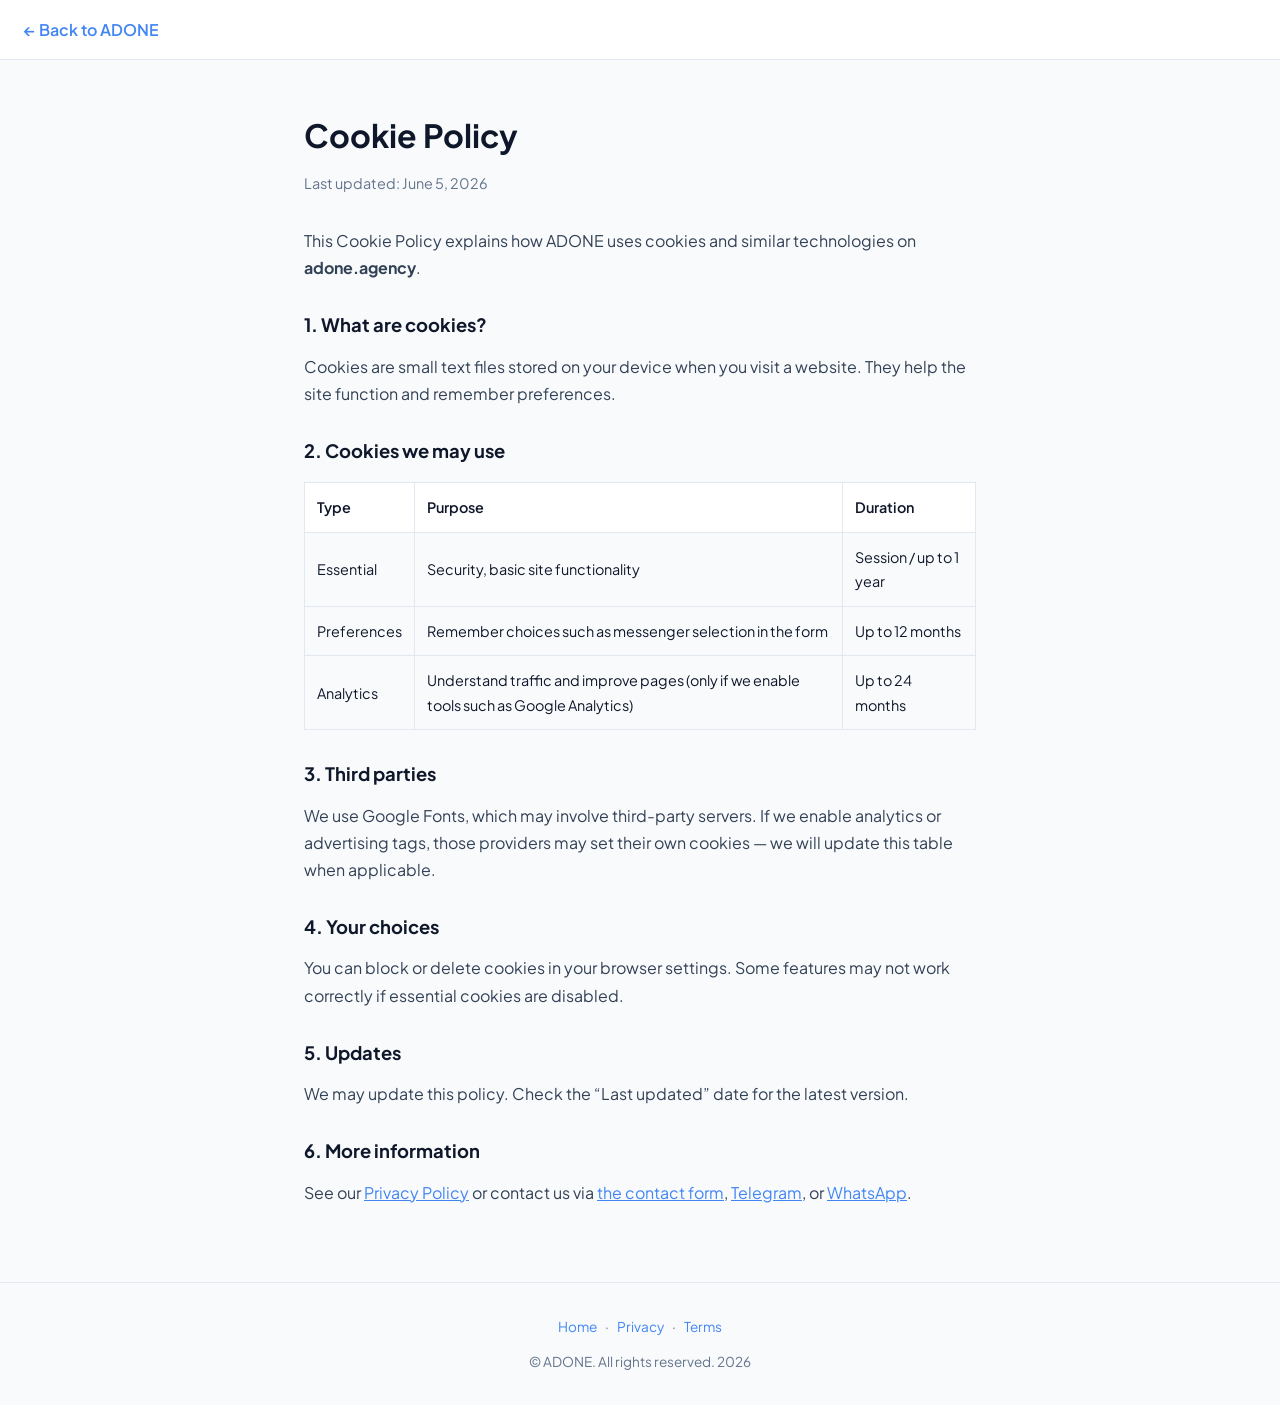
<file: cookie-policy.html>
<!DOCTYPE html>
<html lang="en">
<head>
  <meta charset="UTF-8" />
  <meta name="viewport" content="width=device-width, initial-scale=1" />
  <title>Cookie Policy | ADONE</title>
  <meta name="description" content="Cookie Policy for ADONE (adone.agency)." />
  <link rel="canonical" href="https://adone.agency/cookie-policy.html" />
  <link rel="icon" href="favicon.png" type="image/png" />
  <link rel="preconnect" href="https://fonts.googleapis.com" />
  <link href="https://fonts.googleapis.com/css2?family=Plus+Jakarta+Sans:wght@400;500;600;700&display=swap" rel="stylesheet" />
  <link rel="stylesheet" href="legal.css" />
</head>
<body>
  <header class="legal-header">
    <a href="index.html" class="back-link">← Back to ADONE</a>
  </header>
  <main class="legal-page">
    <h1>Cookie Policy</h1>
    <p class="updated">Last updated: June 5, 2026</p>

    <p>This Cookie Policy explains how ADONE uses cookies and similar technologies on <strong>adone.agency</strong>.</p>

    <h2>1. What are cookies?</h2>
    <p>Cookies are small text files stored on your device when you visit a website. They help the site function and remember preferences.</p>

    <h2>2. Cookies we may use</h2>
    <table class="cookie-table">
      <thead>
        <tr><th>Type</th><th>Purpose</th><th>Duration</th></tr>
      </thead>
      <tbody>
        <tr><td>Essential</td><td>Security, basic site functionality</td><td>Session / up to 1 year</td></tr>
        <tr><td>Preferences</td><td>Remember choices such as messenger selection in the form</td><td>Up to 12 months</td></tr>
        <tr><td>Analytics</td><td>Understand traffic and improve pages (only if we enable tools such as Google Analytics)</td><td>Up to 24 months</td></tr>
      </tbody>
    </table>

    <h2>3. Third parties</h2>
    <p>We use Google Fonts, which may involve third-party servers. If we enable analytics or advertising tags, those providers may set their own cookies — we will update this table when applicable.</p>

    <h2>4. Your choices</h2>
    <p>You can block or delete cookies in your browser settings. Some features may not work correctly if essential cookies are disabled.</p>

    <h2>5. Updates</h2>
    <p>We may update this policy. Check the “Last updated” date for the latest version.</p>

    <h2>6. More information</h2>
    <p>See our <a href="privacy.html">Privacy Policy</a> or contact us via <a href="index.html#contact">the contact form</a>, <a href="https://t.me/Ad_OneSup" target="_blank" rel="noopener noreferrer">Telegram</a>, or <a href="https://wa.me/380681405620" target="_blank" rel="noopener noreferrer">WhatsApp</a>.</p>
  </main>
  <footer class="legal-footer">
    <a href="index.html">Home</a> · <a href="privacy.html">Privacy</a> · <a href="terms.html">Terms</a>
    <p>© ADONE. All rights reserved. 2026</p>
  </footer>
</body>
</html>
</file>
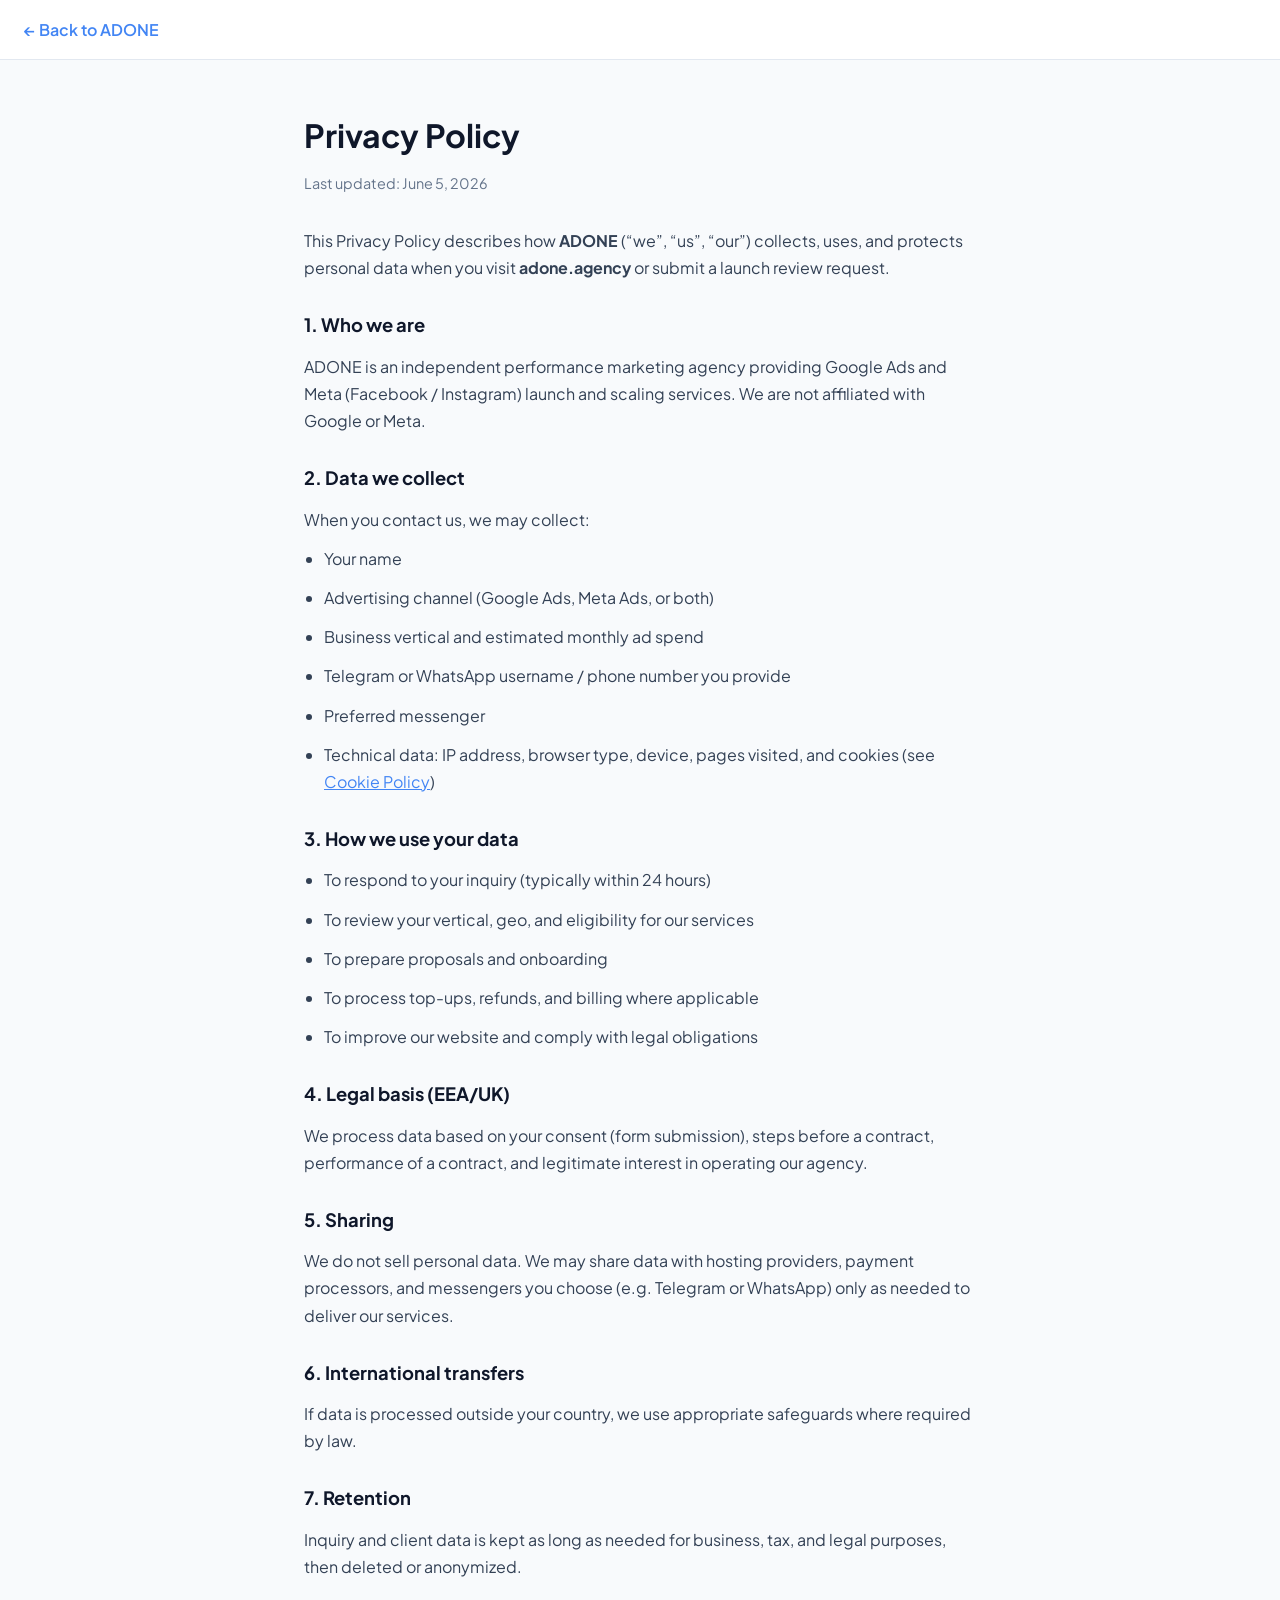
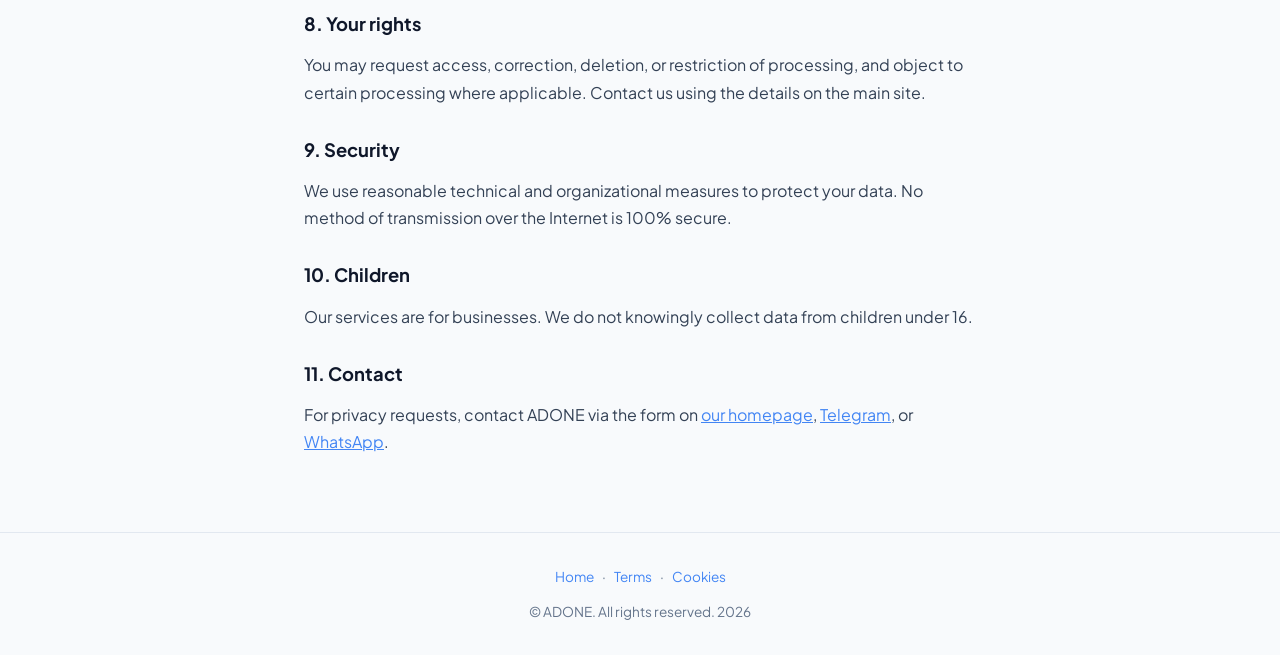
<file: privacy.html>
<!DOCTYPE html>
<html lang="en">
<head>
  <meta charset="UTF-8" />
  <meta name="viewport" content="width=device-width, initial-scale=1" />
  <title>Privacy Policy | ADONE</title>
  <meta name="description" content="Privacy Policy for ADONE (adone.agency) — how we collect and use data when you request a consultation." />
  <link rel="canonical" href="https://adone.agency/privacy.html" />
  <link rel="icon" href="favicon.png" type="image/png" />
  <link rel="preconnect" href="https://fonts.googleapis.com" />
  <link href="https://fonts.googleapis.com/css2?family=Plus+Jakarta+Sans:wght@400;500;600;700&display=swap" rel="stylesheet" />
  <link rel="stylesheet" href="legal.css" />
</head>
<body>
  <header class="legal-header">
    <a href="index.html" class="back-link">← Back to ADONE</a>
  </header>
  <main class="legal-page">
    <h1>Privacy Policy</h1>
    <p class="updated">Last updated: June 5, 2026</p>

    <p>This Privacy Policy describes how <strong>ADONE</strong> (“we”, “us”, “our”) collects, uses, and protects personal data when you visit <strong>adone.agency</strong> or submit a launch review request.</p>

    <h2>1. Who we are</h2>
    <p>ADONE is an independent performance marketing agency providing Google Ads and Meta (Facebook / Instagram) launch and scaling services. We are not affiliated with Google or Meta.</p>

    <h2>2. Data we collect</h2>
    <p>When you contact us, we may collect:</p>
    <ul>
      <li>Your name</li>
      <li>Advertising channel (Google Ads, Meta Ads, or both)</li>
      <li>Business vertical and estimated monthly ad spend</li>
      <li>Telegram or WhatsApp username / phone number you provide</li>
      <li>Preferred messenger</li>
      <li>Technical data: IP address, browser type, device, pages visited, and cookies (see <a href="cookie-policy.html">Cookie Policy</a>)</li>
    </ul>

    <h2>3. How we use your data</h2>
    <ul>
      <li>To respond to your inquiry (typically within 24 hours)</li>
      <li>To review your vertical, geo, and eligibility for our services</li>
      <li>To prepare proposals and onboarding</li>
      <li>To process top-ups, refunds, and billing where applicable</li>
      <li>To improve our website and comply with legal obligations</li>
    </ul>

    <h2>4. Legal basis (EEA/UK)</h2>
    <p>We process data based on your consent (form submission), steps before a contract, performance of a contract, and legitimate interest in operating our agency.</p>

    <h2>5. Sharing</h2>
    <p>We do not sell personal data. We may share data with hosting providers, payment processors, and messengers you choose (e.g. Telegram or WhatsApp) only as needed to deliver our services.</p>

    <h2>6. International transfers</h2>
    <p>If data is processed outside your country, we use appropriate safeguards where required by law.</p>

    <h2>7. Retention</h2>
    <p>Inquiry and client data is kept as long as needed for business, tax, and legal purposes, then deleted or anonymized.</p>

    <h2>8. Your rights</h2>
    <p>You may request access, correction, deletion, or restriction of processing, and object to certain processing where applicable. Contact us using the details on the main site.</p>

    <h2>9. Security</h2>
    <p>We use reasonable technical and organizational measures to protect your data. No method of transmission over the Internet is 100% secure.</p>

    <h2>10. Children</h2>
    <p>Our services are for businesses. We do not knowingly collect data from children under 16.</p>

    <h2>11. Contact</h2>
    <p>For privacy requests, contact ADONE via the form on <a href="index.html#contact">our homepage</a>, <a href="https://t.me/Ad_OneSup" target="_blank" rel="noopener noreferrer">Telegram</a>, or <a href="https://wa.me/380681405620" target="_blank" rel="noopener noreferrer">WhatsApp</a>.</p>
  </main>
  <footer class="legal-footer">
    <a href="index.html">Home</a> · <a href="terms.html">Terms</a> · <a href="cookie-policy.html">Cookies</a>
    <p>© ADONE. All rights reserved. 2026</p>
  </footer>
</body>
</html>
</file>
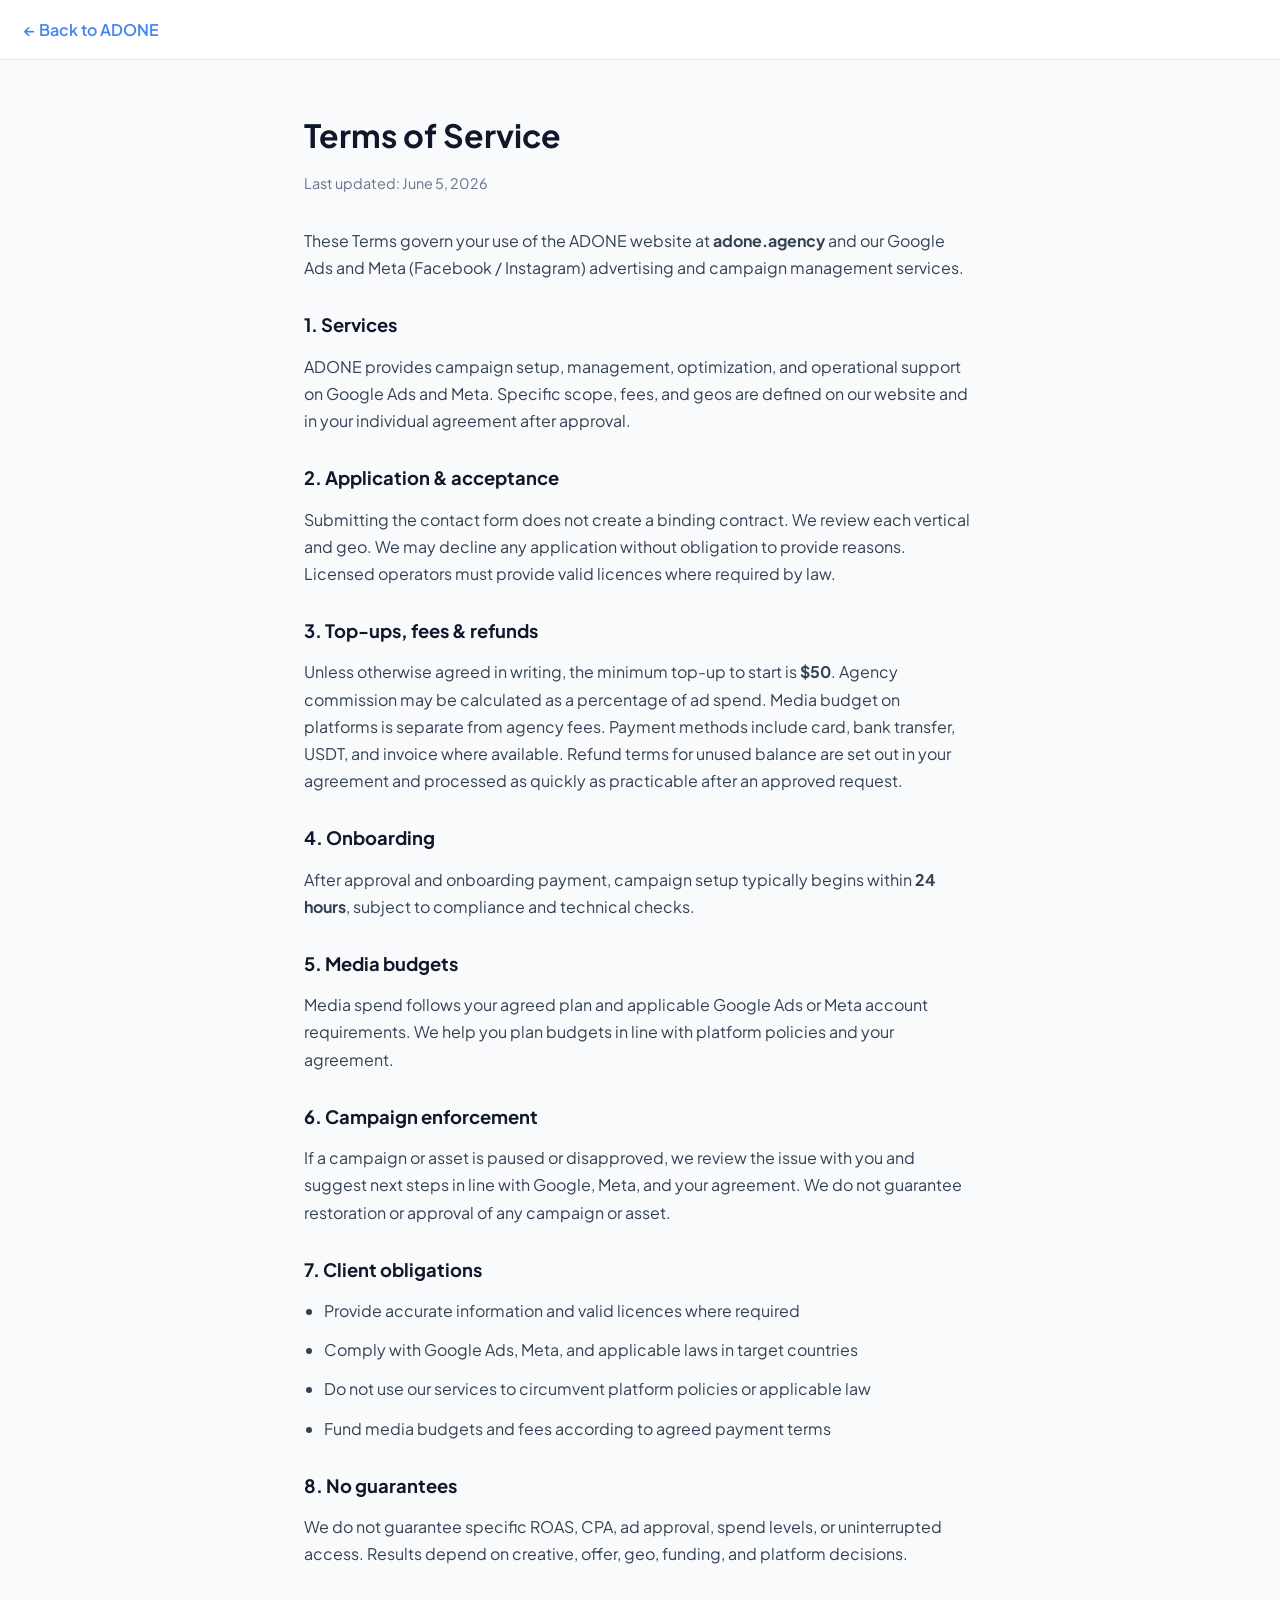
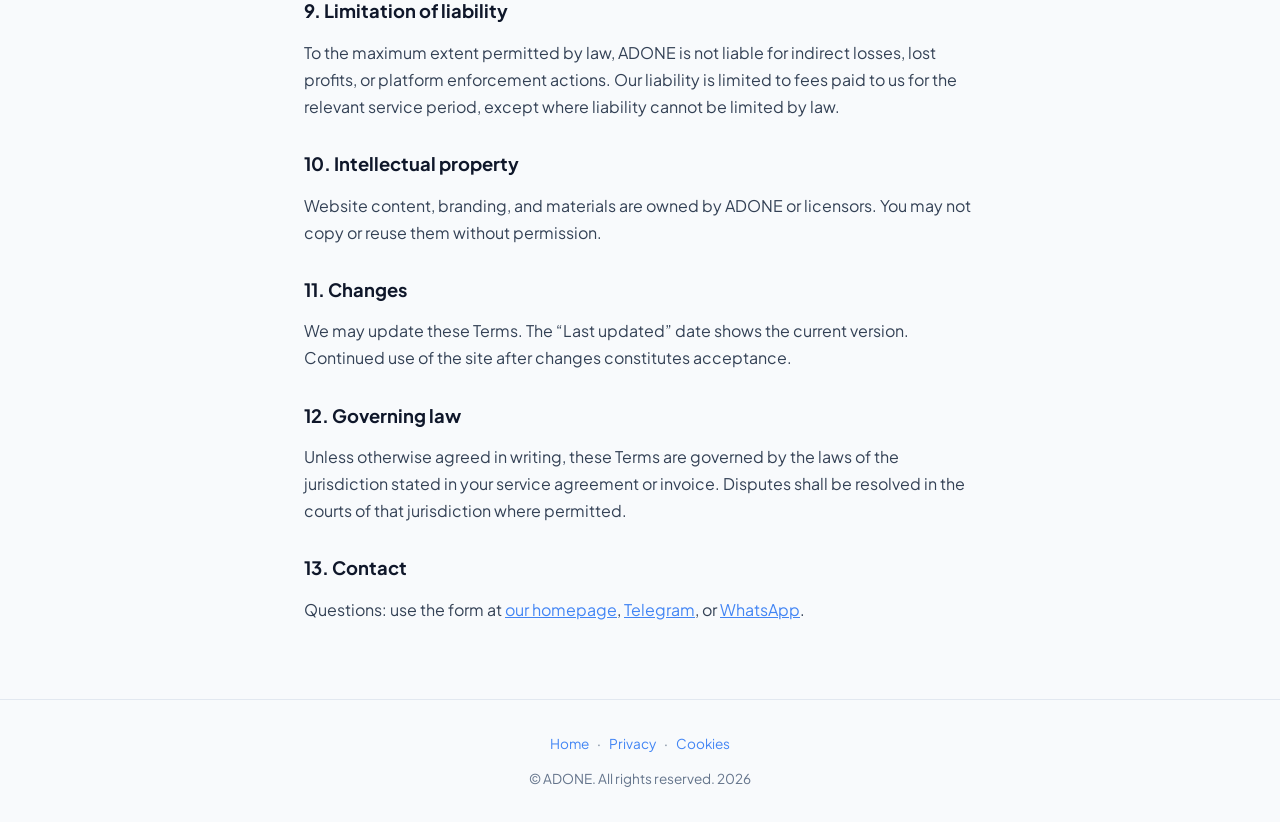
<file: terms.html>
<!DOCTYPE html>
<html lang="en">
<head>
  <meta charset="UTF-8" />
  <meta name="viewport" content="width=device-width, initial-scale=1" />
  <title>Terms of Service | ADONE</title>
  <meta name="description" content="Terms of Service for ADONE (adone.agency) — Google Ads and Meta advertising services." />
  <link rel="canonical" href="https://adone.agency/terms.html" />
  <link rel="icon" href="favicon.png" type="image/png" />
  <link rel="preconnect" href="https://fonts.googleapis.com" />
  <link href="https://fonts.googleapis.com/css2?family=Plus+Jakarta+Sans:wght@400;500;600;700&display=swap" rel="stylesheet" />
  <link rel="stylesheet" href="legal.css" />
</head>
<body>
  <header class="legal-header">
    <a href="index.html" class="back-link">← Back to ADONE</a>
  </header>
  <main class="legal-page">
    <h1>Terms of Service</h1>
    <p class="updated">Last updated: June 5, 2026</p>

    <p>These Terms govern your use of the ADONE website at <strong>adone.agency</strong> and our Google Ads and Meta (Facebook / Instagram) advertising and campaign management services.</p>

    <h2>1. Services</h2>
    <p>ADONE provides campaign setup, management, optimization, and operational support on Google Ads and Meta. Specific scope, fees, and geos are defined on our website and in your individual agreement after approval.</p>

    <h2>2. Application & acceptance</h2>
    <p>Submitting the contact form does not create a binding contract. We review each vertical and geo. We may decline any application without obligation to provide reasons. Licensed operators must provide valid licences where required by law.</p>

    <h2>3. Top-ups, fees & refunds</h2>
    <p>Unless otherwise agreed in writing, the minimum top-up to start is <strong>$50</strong>. Agency commission may be calculated as a percentage of ad spend. Media budget on platforms is separate from agency fees. Payment methods include card, bank transfer, USDT, and invoice where available. Refund terms for unused balance are set out in your agreement and processed as quickly as practicable after an approved request.</p>

    <h2>4. Onboarding</h2>
    <p>After approval and onboarding payment, campaign setup typically begins within <strong>24 hours</strong>, subject to compliance and technical checks.</p>

    <h2>5. Media budgets</h2>
    <p>Media spend follows your agreed plan and applicable Google Ads or Meta account requirements. We help you plan budgets in line with platform policies and your agreement.</p>

    <h2>6. Campaign enforcement</h2>
    <p>If a campaign or asset is paused or disapproved, we review the issue with you and suggest next steps in line with Google, Meta, and your agreement. We do not guarantee restoration or approval of any campaign or asset.</p>

    <h2>7. Client obligations</h2>
    <ul>
      <li>Provide accurate information and valid licences where required</li>
      <li>Comply with Google Ads, Meta, and applicable laws in target countries</li>
      <li>Do not use our services to circumvent platform policies or applicable law</li>
      <li>Fund media budgets and fees according to agreed payment terms</li>
    </ul>

    <h2>8. No guarantees</h2>
    <p>We do not guarantee specific ROAS, CPA, ad approval, spend levels, or uninterrupted access. Results depend on creative, offer, geo, funding, and platform decisions.</p>

    <h2>9. Limitation of liability</h2>
    <p>To the maximum extent permitted by law, ADONE is not liable for indirect losses, lost profits, or platform enforcement actions. Our liability is limited to fees paid to us for the relevant service period, except where liability cannot be limited by law.</p>

    <h2>10. Intellectual property</h2>
    <p>Website content, branding, and materials are owned by ADONE or licensors. You may not copy or reuse them without permission.</p>

    <h2>11. Changes</h2>
    <p>We may update these Terms. The “Last updated” date shows the current version. Continued use of the site after changes constitutes acceptance.</p>

    <h2>12. Governing law</h2>
    <p>Unless otherwise agreed in writing, these Terms are governed by the laws of the jurisdiction stated in your service agreement or invoice. Disputes shall be resolved in the courts of that jurisdiction where permitted.</p>

    <h2>13. Contact</h2>
    <p>Questions: use the form at <a href="index.html#contact">our homepage</a>, <a href="https://t.me/Ad_OneSup" target="_blank" rel="noopener noreferrer">Telegram</a>, or <a href="https://wa.me/380681405620" target="_blank" rel="noopener noreferrer">WhatsApp</a>.</p>
  </main>
  <footer class="legal-footer">
    <a href="index.html">Home</a> · <a href="privacy.html">Privacy</a> · <a href="cookie-policy.html">Cookies</a>
    <p>© ADONE. All rights reserved. 2026</p>
  </footer>
</body>
</html>
</file>
<file: messenger-buttons.css>
/* Telegram & WhatsApp — brand-styled controls */

:root {
  --tg: #229ed9;
  --tg-hover: #1a8bc4;
  --tg-soft: #e7f6fd;
  --tg-glow: 0 10px 28px rgba(34, 158, 217, 0.4);
  --wa: #25d366;
  --wa-hover: #20bd5a;
  --wa-soft: #e9faf0;
  --wa-glow: 0 10px 28px rgba(37, 211, 102, 0.4);
}

/* Shared messenger button */
.msg-btn,
.msg-cta {
  display: inline-flex;
  align-items: center;
  justify-content: center;
  gap: 10px;
  font-family: inherit;
  font-weight: 600;
  font-size: 0.95rem;
  border-radius: 12px;
  text-decoration: none !important;
  transition:
    transform 0.25s cubic-bezier(0.22, 1, 0.36, 1),
    box-shadow 0.25s ease,
    background 0.2s ease,
    border-color 0.2s ease,
    color 0.2s ease;
  cursor: pointer;
  border: 2px solid transparent;
}

.msg-btn svg,
.msg-cta svg {
  width: 22px;
  height: 22px;
  flex-shrink: 0;
}

/* Form: pick messenger */
.messengers {
  display: grid;
  grid-template-columns: 1fr 1fr;
  gap: 10px;
  margin-top: 14px;
}

.messengers .msg-btn {
  height: 48px;
  background: var(--card);
  color: var(--muted);
  border-color: var(--border);
}

.messengers .msg-tg svg { color: var(--tg); }
.messengers .msg-wa svg { color: var(--wa); }

.messengers .msg-tg:hover {
  background: var(--tg-soft);
  border-color: rgba(34, 158, 217, 0.35);
  color: var(--tg-hover);
}

.messengers .msg-wa:hover {
  background: var(--wa-soft);
  border-color: rgba(37, 211, 102, 0.35);
  color: var(--wa-hover);
}

.messengers .msg-tg.is-active {
  background: linear-gradient(145deg, #2aabee 0%, var(--tg) 55%, #1a8bc4 100%);
  border-color: var(--tg);
  color: #fff;
  box-shadow: var(--tg-glow);
}

.messengers .msg-tg.is-active svg {
  color: #fff;
}

.messengers .msg-wa.is-active {
  background: linear-gradient(145deg, #2ee672 0%, var(--wa) 55%, #1da851 100%);
  border-color: var(--wa);
  color: #fff;
  box-shadow: var(--wa-glow);
}

.messengers .msg-wa.is-active svg {
  color: #fff;
}

/* Contact section: two main CTAs */
.contact-messenger-btns {
  display: flex;
  flex-direction: column;
  gap: 12px;
  max-width: 360px;
  margin: 0 auto 32px;
}

.msg-cta {
  width: 100%;
  min-height: 52px;
  padding: 14px 22px;
  color: #fff;
}

.msg-cta-tg {
  background: linear-gradient(145deg, #2aabee 0%, var(--tg) 50%, #1a8bc4 100%);
  box-shadow: var(--tg-glow);
}

.msg-cta-tg:hover {
  transform: translateY(-3px);
  box-shadow: 0 14px 32px rgba(34, 158, 217, 0.45);
  color: #fff;
}

.msg-cta-wa {
  background: linear-gradient(145deg, #2ee672 0%, var(--wa) 50%, #1da851 100%);
  box-shadow: var(--wa-glow);
}

.msg-cta-wa:hover {
  transform: translateY(-3px);
  box-shadow: 0 14px 32px rgba(37, 211, 102, 0.45);
  color: #fff;
}

.msg-cta svg {
  color: #fff;
}

/* FAB menu items */
.fab-action.fab-tg {
  background: linear-gradient(135deg, #2aabee, var(--tg));
  border-color: transparent;
  color: #fff;
  box-shadow: var(--tg-glow);
}

.fab-action.fab-tg svg {
  background: rgba(255, 255, 255, 0.2) !important;
  color: #fff !important;
}

.fab-action.fab-tg:hover {
  color: #fff;
  box-shadow: 0 12px 28px rgba(34, 158, 217, 0.5);
}

.fab-action.fab-wa {
  background: linear-gradient(135deg, #2ee672, var(--wa));
  border-color: transparent;
  color: #fff;
  box-shadow: var(--wa-glow);
}

.fab-action.fab-wa svg {
  background: rgba(255, 255, 255, 0.2) !important;
  color: #fff !important;
}

.fab-action.fab-wa:hover {
  color: #fff;
  box-shadow: 0 12px 28px rgba(37, 211, 102, 0.5);
}

.fab-action.fab-form {
  background: var(--card);
  border: 1px solid var(--border);
  color: var(--text);
}

.fab-action.fab-form svg {
  background: rgba(99, 102, 241, 0.12) !important;
  color: #6366f1 !important;
}

/* Google Ads compliance note */
.ads-compliance {
  background: var(--bg-alt);
  border-top: 1px solid var(--border);
  padding: 20px 0;
}

.ads-compliance .wrap {
  max-width: 800px;
  text-align: center;
  font-size: 0.78rem;
  color: var(--muted);
  line-height: 1.55;
}

.ads-compliance a {
  color: var(--google);
}
</file>
<file: adone-premium.css>
/* ADONE — premium polish layer */

:root {
  --font: "Plus Jakarta Sans", system-ui, -apple-system, sans-serif;
  --ease-out: cubic-bezier(0.22, 1, 0.36, 1);
  --ease-spring: cubic-bezier(0.34, 1.56, 0.64, 1);
  --duration: 0.55s;
  --header-h: 72px;
  --gradient-brand: linear-gradient(135deg, #4285f4 0%, #6366f1 50%, #1877f2 100%);
  --gradient-mesh:
    radial-gradient(ellipse 80% 50% at 12% -8%, rgba(66, 133, 244, 0.14), transparent 55%),
    radial-gradient(ellipse 60% 40% at 88% 5%, rgba(24, 119, 242, 0.1), transparent 50%),
    radial-gradient(ellipse 50% 30% at 50% 100%, rgba(99, 102, 241, 0.08), transparent 50%);
  --glow-google: 0 20px 50px -12px rgba(66, 133, 244, 0.35);
  --glow-meta: 0 20px 50px -12px rgba(24, 119, 242, 0.35);
}

html {
  scroll-padding-top: var(--header-h);
  -webkit-font-smoothing: antialiased;
  -moz-osx-font-smoothing: grayscale;
}

body.site {
  font-family: var(--font);
  background: var(--bg);
  background-image: var(--gradient-mesh);
  background-attachment: fixed;
  overflow-x: hidden;
}

/* Scroll reveal */
.reveal {
  opacity: 0;
  transform: translateY(28px);
  transition:
    opacity var(--duration) var(--ease-out),
    transform var(--duration) var(--ease-out);
}

.reveal.is-visible {
  opacity: 1;
  transform: translateY(0);
}

.reveal-delay-1 { transition-delay: 0.08s; }
.reveal-delay-2 { transition-delay: 0.16s; }
.reveal-delay-3 { transition-delay: 0.24s; }

@media (prefers-reduced-motion: reduce) {
  html { scroll-behavior: auto; }
  .reveal {
    opacity: 1;
    transform: none;
    transition: none;
  }
  *, *::before, *::after {
    animation-duration: 0.01ms !important;
    transition-duration: 0.01ms !important;
  }
}

/* Header */
header {
  transition:
    background 0.35s var(--ease-out),
    box-shadow 0.35s var(--ease-out),
    border-color 0.35s var(--ease-out);
}

header.is-scrolled {
  background: rgba(255, 255, 255, 0.92);
  box-shadow: 0 4px 24px rgba(66, 133, 244, 0.1);
  border-bottom-color: rgba(99, 102, 241, 0.12);
}

.header-cta {
  background: var(--gradient-brand) !important;
  background-size: 200% 200%;
  border: none;
  transition:
    transform 0.25s var(--ease-out),
    box-shadow 0.25s var(--ease-out),
    background-position 0.4s ease;
}

.header-cta:hover {
  transform: translateY(-2px);
  box-shadow: var(--glow-google);
  background-position: 100% 50%;
  filter: none;
}

nav a {
  position: relative;
  transition: color 0.2s ease;
}

nav a::after {
  content: "";
  position: absolute;
  left: 0;
  bottom: -4px;
  width: 0;
  height: 2px;
  background: var(--gradient-brand);
  border-radius: 2px;
  transition: width 0.3s var(--ease-out);
}

nav a:hover::after { width: 100%; }

.menu-btn {
  transition: transform 0.2s var(--ease-out), background 0.2s ease;
}

.menu-btn:active { transform: scale(0.96); }

.mobile-nav {
  animation: slideDown 0.35s var(--ease-out);
}

@keyframes slideDown {
  from {
    opacity: 0;
    transform: translateY(-8px);
  }
  to {
    opacity: 1;
    transform: translateY(0);
  }
}

/* Hero */
.hero-split {
  position: relative;
  overflow: hidden;
}

.hero-pane {
  position: relative;
  transition: background 0.5s ease;
}

.hero-pane.google {
  background: linear-gradient(165deg, rgba(66, 133, 244, 0.1) 0%, var(--card) 55%);
}

.hero-pane.meta {
  background: linear-gradient(165deg, rgba(24, 119, 242, 0.1) 0%, var(--card) 55%);
}

.hero-pane::before {
  content: "";
  position: absolute;
  width: 280px;
  height: 280px;
  border-radius: 50%;
  filter: blur(60px);
  opacity: 0.5;
  pointer-events: none;
  animation: floatOrb 12s ease-in-out infinite;
}

.hero-pane.google::before {
  top: -80px;
  right: -60px;
  background: rgba(66, 133, 244, 0.38);
}

.hero-pane.meta::before {
  bottom: -60px;
  left: -40px;
  background: rgba(24, 119, 242, 0.34);
  animation-delay: -4s;
}

@keyframes floatOrb {
  0%, 100% { transform: translate(0, 0) scale(1); }
  50% { transform: translate(12px, -16px) scale(1.05); }
}

.hero-pane > * { position: relative; z-index: 1; }

.hero-pane h1,
.hero-pane h2.hero-title {
  font-weight: 800;
  letter-spacing: -0.035em;
  font-size: clamp(1.65rem, 4.5vw, 2.15rem);
}

.badge {
  animation: fadeIn 0.8s var(--ease-out) both;
}

.hero-trust-list li {
  transition: transform 0.25s var(--ease-out), color 0.2s ease;
}

.hero-trust-list li:hover {
  transform: translateX(4px);
  color: var(--text);
}

.tab-btn {
  transition: color 0.25s ease, background 0.25s ease, border-color 0.25s ease;
}

@media (max-width: 899px) {
  .hero-pane.meta-pane.show {
    animation: fadePane 0.45s var(--ease-out);
  }
}

@keyframes fadePane {
  from { opacity: 0; transform: translateY(12px); }
  to { opacity: 1; transform: translateY(0); }
}

@keyframes fadeIn {
  from { opacity: 0; transform: translateY(8px); }
  to { opacity: 1; transform: translateY(0); }
}

/* Cards */
.card {
  transition:
    transform 0.35s var(--ease-out),
    box-shadow 0.35s var(--ease-out),
    border-color 0.35s ease;
  position: relative;
  overflow: hidden;
}

.card::before {
  content: "";
  position: absolute;
  inset: 0;
  border-radius: inherit;
  padding: 1px;
  background: linear-gradient(135deg, transparent, rgba(66, 133, 244, 0.15), transparent);
  -webkit-mask: linear-gradient(#fff 0 0) content-box, linear-gradient(#fff 0 0);
  mask: linear-gradient(#fff 0 0) content-box, linear-gradient(#fff 0 0);
  -webkit-mask-composite: xor;
  mask-composite: exclude;
  opacity: 0;
  transition: opacity 0.35s ease;
  pointer-events: none;
}

.card:hover {
  transform: translateY(-6px);
  box-shadow: 0 16px 40px rgba(15, 23, 42, 0.1);
}

.card:hover::before { opacity: 1; }

.google-card:hover {
  box-shadow: var(--glow-google);
  border-color: rgba(66, 133, 244, 0.4);
}
.meta-card:hover {
  box-shadow: var(--glow-meta);
  border-color: rgba(24, 119, 242, 0.4);
}


.card:hover .card-icon svg {
  transform: scale(1.06);
  transition: transform 0.35s var(--ease-spring);
}

.card-icon svg {
  transition: transform 0.35s var(--ease-spring);
}

.cards {
  transition: opacity 0.3s ease;
}

.cards.is-switching {
  opacity: 0.6;
}

.features.is-visible .card {
  animation: cardIn 0.55s var(--ease-out) both;
}

.features.is-visible .card:nth-child(1) { animation-delay: 0.05s; }
.features.is-visible .card:nth-child(2) { animation-delay: 0.1s; }
.features.is-visible .card:nth-child(3) { animation-delay: 0.15s; }
.features.is-visible .card:nth-child(4) { animation-delay: 0.2s; }
.features.is-visible .card:nth-child(5) { animation-delay: 0.25s; }
.features.is-visible .card:nth-child(6) { animation-delay: 0.3s; }

@keyframes cardIn {
  from {
    opacity: 0;
    transform: translateY(20px);
  }
  to {
    opacity: 1;
    transform: translateY(0);
  }
}

.channel-tabs button {
  transition:
    transform 0.25s var(--ease-out),
    box-shadow 0.25s ease,
    border-color 0.25s ease,
    background 0.25s ease,
    color 0.25s ease;
}

.channel-tabs button:hover {
  transform: translateY(-2px);
}

.channel-tabs button.on-g,
.channel-tabs button.on-m {
  box-shadow: 0 8px 20px rgba(15, 23, 42, 0.08);
}

.features {
  background: linear-gradient(180deg, var(--bg-alt) 0%, var(--bg) 100%);
}

.features h2 {
  font-weight: 800;
  letter-spacing: -0.03em;
}

/* Form */
.form-card {
  transition: box-shadow 0.35s var(--ease-out), transform 0.35s var(--ease-out);
}

.form-card:focus-within {
  box-shadow: 0 24px 48px rgba(66, 133, 244, 0.12);
}

.form-aside {
  background: var(--bg-alt);
}

input, select {
  transition:
    border-color 0.2s ease,
    box-shadow 0.2s ease,
    transform 0.2s var(--ease-out);
}

input:focus, select:focus {
  transform: translateY(-1px);
}

.btn-primary {
  position: relative;
  overflow: hidden;
  background: var(--gradient-brand) !important;
  background-size: 200% auto !important;
  transition:
    transform 0.25s var(--ease-out),
    box-shadow 0.25s ease,
    background-position 0.4s ease !important;
}

.btn-primary::after {
  content: "";
  position: absolute;
  inset: 0;
  background: linear-gradient(
    105deg,
    transparent 40%,
    rgba(255, 255, 255, 0.25) 50%,
    transparent 60%
  );
  transform: translateX(-100%);
  transition: transform 0.6s ease;
}

.btn-primary:hover {
  transform: translateY(-2px);
  box-shadow: 0 12px 28px rgba(99, 102, 241, 0.4);
  background-position: right center !important;
  filter: none;
}

.btn-primary:hover::after {
  transform: translateX(100%);
}

.btn-primary:active {
  transform: translateY(0);
}

/* form messengers → messenger-buttons.css */

/* FAQ accordion */
.faq-item {
  transition: box-shadow 0.3s ease, border-color 0.3s ease;
}

.faq-item.open {
  box-shadow: 0 8px 24px rgba(15, 23, 42, 0.06);
  border-color: rgba(66, 133, 244, 0.28);
  background: var(--card);
}

.faq-q span {
  display: inline-flex;
  align-items: center;
  justify-content: center;
  width: 28px;
  height: 28px;
  border-radius: 8px;
  background: var(--bg-alt);
  font-size: 1.1rem;
  transition: transform 0.35s var(--ease-spring), background 0.25s ease;
  flex-shrink: 0;
}

.faq-item.open .faq-q span {
  transform: rotate(45deg);
  background: rgba(66, 133, 244, 0.12);
  color: var(--google);
}

.faq-q span::before {
  content: "+";
}

.faq-a {
  display: block !important;
  max-height: 0;
  overflow: hidden;
  opacity: 0;
  padding-top: 0 !important;
  padding-bottom: 0 !important;
  transition:
    max-height 0.45s var(--ease-out),
    opacity 0.35s ease,
    padding 0.45s var(--ease-out);
}

.faq-item.open .faq-a {
  max-height: 280px;
  opacity: 1;
  padding-bottom: 18px !important;
}

/* Contact */
.contact-connect {
  background: transparent;
  border-radius: 0;
  margin-left: 0;
  margin-right: 0;
  padding-left: 0;
  padding-right: 0;
}

.contact-cta {
  transition:
    transform 0.3s var(--ease-out),
    box-shadow 0.3s ease !important;
}

.contact-cta:hover {
  transform: translateY(-3px) scale(1.02);
  box-shadow: 0 14px 32px rgba(0, 0, 0, 0.15);
}

.contact-info-card {
  transition: transform 0.3s var(--ease-out), box-shadow 0.3s ease;
}

.contact-info-card:hover {
  transform: translateY(-4px);
  box-shadow: var(--shadow);
}

/* Footer */
footer {
  background: linear-gradient(180deg, #0f172a 0%, #020617 100%);
}

/* Trust bar */
.trust-bar {
  background: rgba(255, 255, 255, 0.85);
  backdrop-filter: blur(8px);
}

.trust-item svg {
  color: var(--success) !important;
}

/* Stats — одна линия метрик, без «разноцветных плиток» */
.stats-strip {
  background: var(--card);
  border-bottom: 1px solid var(--border);
  padding: 28px 0;
}

.stats-inner {
  display: flex;
  flex-wrap: wrap;
  align-items: stretch;
  justify-content: center;
  gap: 0;
  text-align: center;
}

.stat-item {
  flex: 1 1 140px;
  max-width: 220px;
  padding: 4px 20px;
  background: none;
  border: none;
  border-radius: 0;
}

.stat-item + .stat-item {
  border-left: 1px solid var(--border);
}

.stat-item strong {
  display: block;
  font-size: clamp(1.25rem, 3vw, 1.5rem);
  font-weight: 800;
  letter-spacing: -0.03em;
  color: var(--text);
  background: none;
  -webkit-text-fill-color: currentColor;
}

.stat-item strong.stat-highlight {
  background: var(--gradient-brand);
  -webkit-background-clip: text;
  -webkit-text-fill-color: transparent;
  background-clip: text;
}

.stat-item span {
  display: block;
  font-size: 0.78rem;
  color: var(--muted);
  margin-top: 6px;
  font-weight: 500;
  line-height: 1.35;
}

@media (max-width: 639px) {
  .stats-inner {
    display: grid;
    grid-template-columns: 1fr 1fr;
    gap: 20px 16px;
    max-width: 100%;
  }

  .stat-item {
    flex: none;
    max-width: none;
    padding: 0 8px;
    border-left: none !important;
  }
}

/* Mobile polish */
@media (max-width: 767px) {
  :root {
    --header-h: 64px;
  }

  .header-inner {
    height: 64px;
    padding: 0 16px;
  }

  .wrap {
    padding: 0 16px;
  }

  .hero-pane {
    padding: 32px 16px 40px;
  }

  .hero-pane h1,
  .hero-pane h2.hero-title {
    font-size: 1.55rem;
  }

  .features,
  .form-section,
  .faq {
    padding-top: 44px;
    padding-bottom: 44px;
  }

  .card {
    padding: 20px;
  }

  .form-card,
  .form-aside {
    padding: 22px;
  }

  .contact-tabs {
    display: flex;
    width: 100%;
    max-width: 340px;
  }

  .contact-tabs button {
    flex: 1;
    padding: 12px 14px;
    font-size: 0.85rem;
  }

  .contact-cta {
    width: 100%;
    max-width: 340px;
    min-width: unset;
  }

  .channel-tabs {
    width: 100%;
    padding: 0 4px;
  }

  .channel-tabs button {
    flex: 1;
    justify-content: center;
  }

  .faq-q {
    font-size: 0.95rem;
    padding: 16px;
  }

  .footer-top {
    text-align: center;
  }

  .footer-brand p {
    margin-left: auto;
    margin-right: auto;
  }
}

@media (max-width: 380px) {
  .brand-tag { display: none; }
  .trust-bar-inner { gap: 12px; }
  .trust-item { font-size: 0.72rem; }
}

/* Safe area (notched phones) */
@supports (padding: max(0px)) {
  body.site {
    padding-left: max(0px, env(safe-area-inset-left));
    padding-right: max(0px, env(safe-area-inset-right));
  }

  footer {
    padding-bottom: max(32px, env(safe-area-inset-bottom));
  }
}

/* Floating contact FAB */
.fab-contact {
  position: fixed;
  right: max(16px, env(safe-area-inset-right));
  bottom: max(20px, env(safe-area-inset-bottom));
  z-index: 200;
  display: flex;
  flex-direction: column;
  align-items: flex-end;
  gap: 12px;
}

.fab-menu {
  display: flex;
  flex-direction: column;
  align-items: flex-end;
  gap: 10px;
  opacity: 0;
  visibility: hidden;
  transform: translateY(12px) scale(0.95);
  transition:
    opacity 0.3s var(--ease-out),
    transform 0.35s var(--ease-spring),
    visibility 0.3s;
  pointer-events: none;
}

.fab-contact.is-open .fab-menu {
  opacity: 1;
  visibility: visible;
  transform: translateY(0) scale(1);
  pointer-events: auto;
}

.fab-action {
  display: inline-flex;
  align-items: center;
  gap: 12px;
  padding: 12px 18px 12px 14px;
  border-radius: 14px;
  background: var(--card);
  border: 1px solid var(--border);
  box-shadow: 0 8px 28px rgba(15, 23, 42, 0.12);
  color: var(--text);
  font-weight: 600;
  font-size: 0.9rem;
  text-decoration: none !important;
  white-space: nowrap;
  transition:
    transform 0.25s var(--ease-out),
    box-shadow 0.25s ease;
}

.fab-action:hover {
  transform: translateX(-4px);
  text-decoration: none !important;
  color: var(--text);
}

.fab-action svg {
  flex-shrink: 0;
  padding: 6px;
  border-radius: 10px;
  box-sizing: content-box;
}

/* fab messenger colors → messenger-buttons.css */

.fab-contact.is-open .fab-action:nth-child(1) {
  animation: fabItem 0.35s var(--ease-out) 0.05s both;
}
.fab-contact.is-open .fab-action:nth-child(2) {
  animation: fabItem 0.35s var(--ease-out) 0.1s both;
}
.fab-contact.is-open .fab-action:nth-child(3) {
  animation: fabItem 0.35s var(--ease-out) 0.15s both;
}

@keyframes fabItem {
  from {
    opacity: 0;
    transform: translateX(8px);
  }
  to {
    opacity: 1;
    transform: translateX(0);
  }
}

.fab-toggle {
  position: relative;
  z-index: 2;
  width: 60px;
  height: 60px;
  border: none;
  border-radius: 50%;
  background: var(--gradient-brand);
  background-size: 200% auto;
  color: #fff;
  cursor: pointer;
  display: flex;
  align-items: center;
  justify-content: center;
  box-shadow: 0 8px 28px rgba(99, 102, 241, 0.45);
  transition:
    transform 0.35s var(--ease-spring),
    box-shadow 0.3s ease,
    background-position 0.4s ease;
}

.fab-toggle:hover {
  transform: scale(1.06);
  box-shadow: 0 12px 36px rgba(66, 133, 244, 0.5);
  background-position: right center;
}

.fab-contact.is-open .fab-toggle {
  transform: rotate(0deg) scale(1.02);
  background: #0f172a;
  box-shadow: 0 8px 24px rgba(15, 23, 42, 0.35);
}

.fab-icon {
  position: absolute;
  transition:
    opacity 0.25s ease,
    transform 0.35s var(--ease-spring);
}

.fab-icon-chat {
  opacity: 1;
  transform: scale(1) rotate(0deg);
}

.fab-icon-close {
  opacity: 0;
  transform: scale(0.6) rotate(-90deg);
}

.fab-contact.is-open .fab-icon-chat {
  opacity: 0;
  transform: scale(0.6) rotate(90deg);
}

.fab-contact.is-open .fab-icon-close {
  opacity: 1;
  transform: scale(1) rotate(0deg);
}

.fab-pulse {
  position: absolute;
  right: 0;
  bottom: 0;
  width: 60px;
  height: 60px;
  border-radius: 50%;
  background: var(--gradient-brand);
  opacity: 0.35;
  z-index: 0;
  animation: fabPulse 2.5s ease-out infinite;
  pointer-events: none;
}

.fab-contact.is-open .fab-pulse {
  animation: none;
  opacity: 0;
}

@keyframes fabPulse {
  0% {
    transform: scale(1);
    opacity: 0.4;
  }
  70% {
    transform: scale(1.45);
    opacity: 0;
  }
  100% {
    transform: scale(1.45);
    opacity: 0;
  }
}

@media (max-width: 480px) {
  .fab-action span {
    font-size: 0.85rem;
  }
  .fab-toggle {
    width: 56px;
    height: 56px;
  }
  .fab-pulse {
    width: 56px;
    height: 56px;
  }
}
</file>
<file: legal.css>
:root {
  --bg: #f8fafc;
  --card: #ffffff;
  --border: #e2e8f0;
  --text: #0f172a;
  --muted: #64748b;
  --google: #4285f4;
}
* { box-sizing: border-box; margin: 0; padding: 0; }
body {
  font-family: "Plus Jakarta Sans", system-ui, sans-serif;
  background: var(--bg);
  color: var(--text);
  line-height: 1.7;
  font-size: 16px;
}
.legal-header {
  background: var(--card);
  border-bottom: 1px solid var(--border);
  padding: 16px 24px;
}
.back-link {
  color: var(--google);
  font-weight: 600;
  text-decoration: none;
}
.back-link:hover { text-decoration: underline; }
.legal-page {
  max-width: 720px;
  margin: 0 auto;
  padding: 48px 24px 64px;
}
.legal-page h1 { font-size: 2rem; margin-bottom: 8px; }
.legal-page .updated { color: var(--muted); font-size: 0.9rem; margin-bottom: 32px; }
.legal-page h2 { font-size: 1.15rem; margin: 28px 0 12px; }
.legal-page p, .legal-page li { color: #334155; margin-bottom: 12px; }
.legal-page ul { padding-left: 1.25rem; margin-bottom: 16px; }
.legal-page a { color: var(--google); }
.cookie-table {
  width: 100%;
  border-collapse: collapse;
  margin: 16px 0 24px;
  font-size: 0.9rem;
}
.cookie-table th, .cookie-table td {
  border: 1px solid var(--border);
  padding: 12px;
  text-align: left;
}
.cookie-table th { background: var(--card); font-weight: 600; }
.legal-footer {
  text-align: center;
  padding: 32px 20px;
  border-top: 1px solid var(--border);
  color: var(--muted);
  font-size: 0.85rem;
}
.legal-footer a { color: var(--google); margin: 0 6px; text-decoration: none; }
.legal-footer a:hover { text-decoration: underline; }
.legal-footer p { margin-top: 12px; }
</file>
